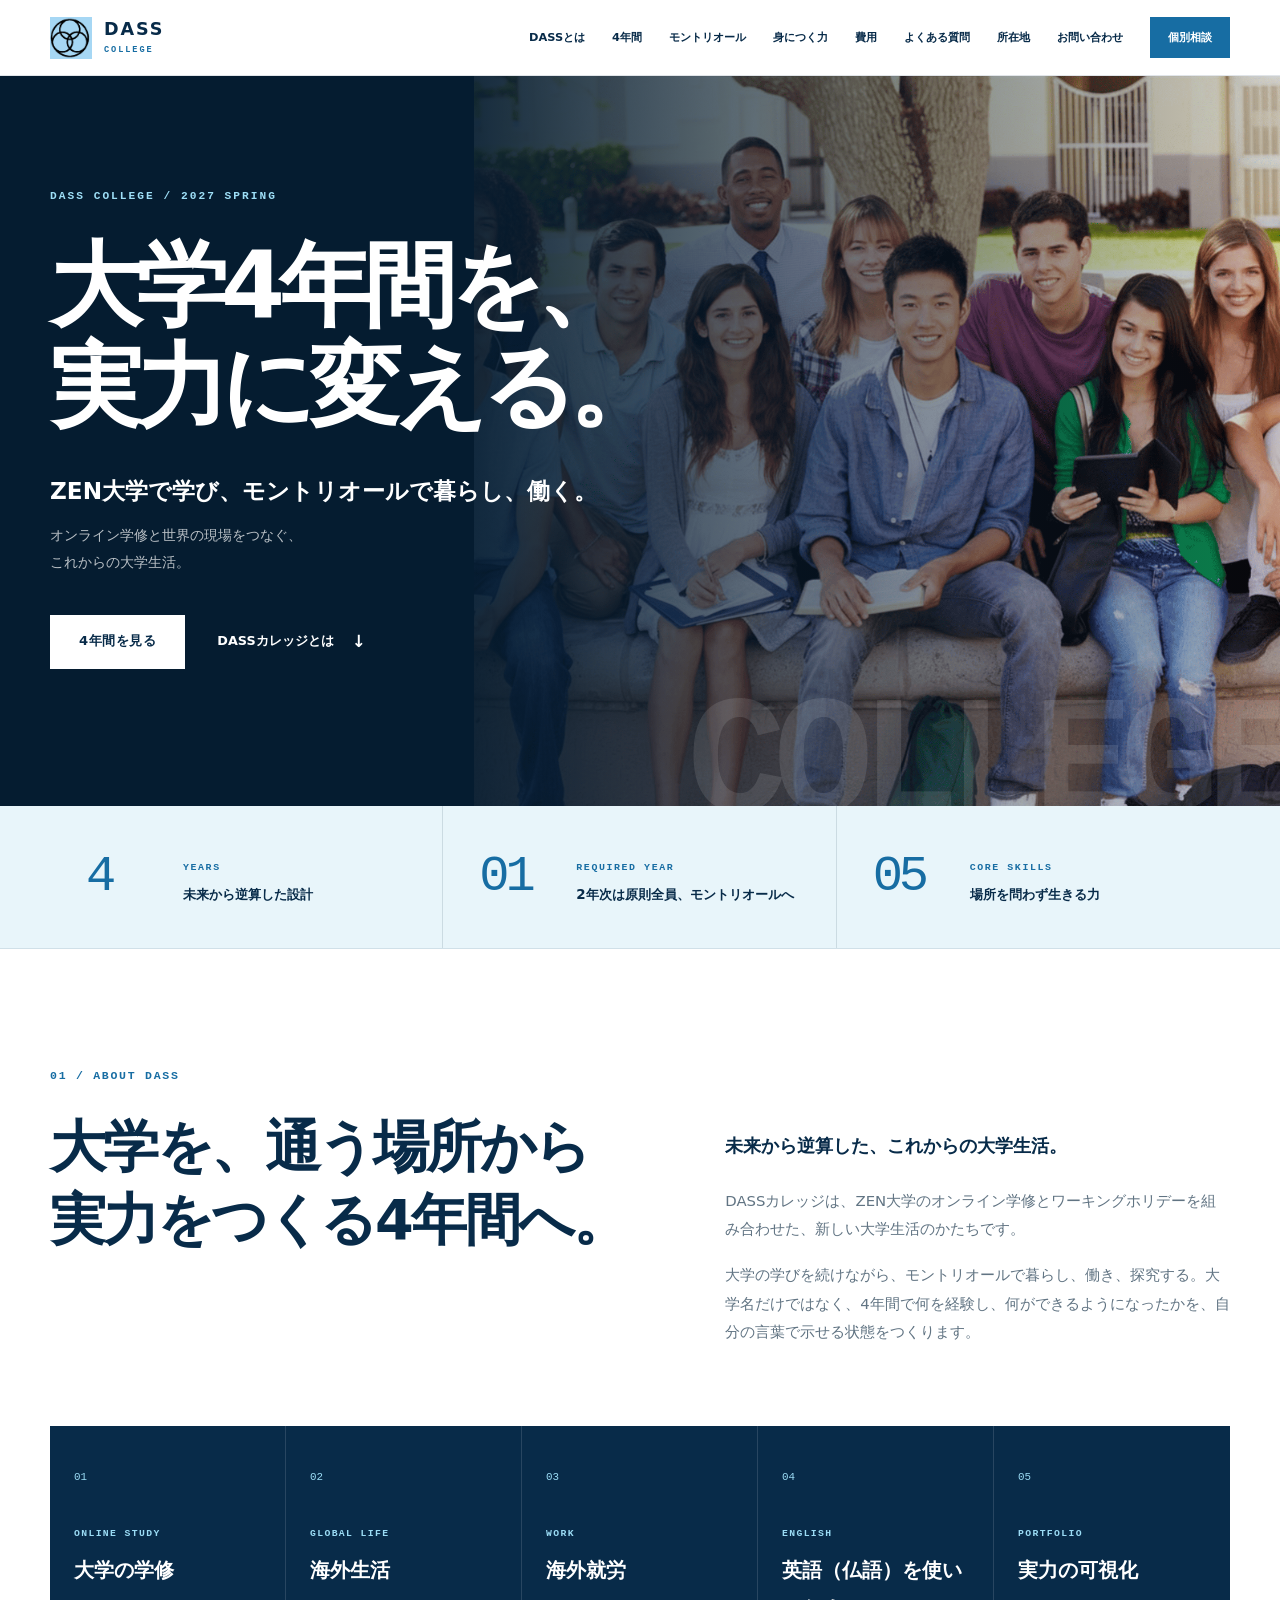
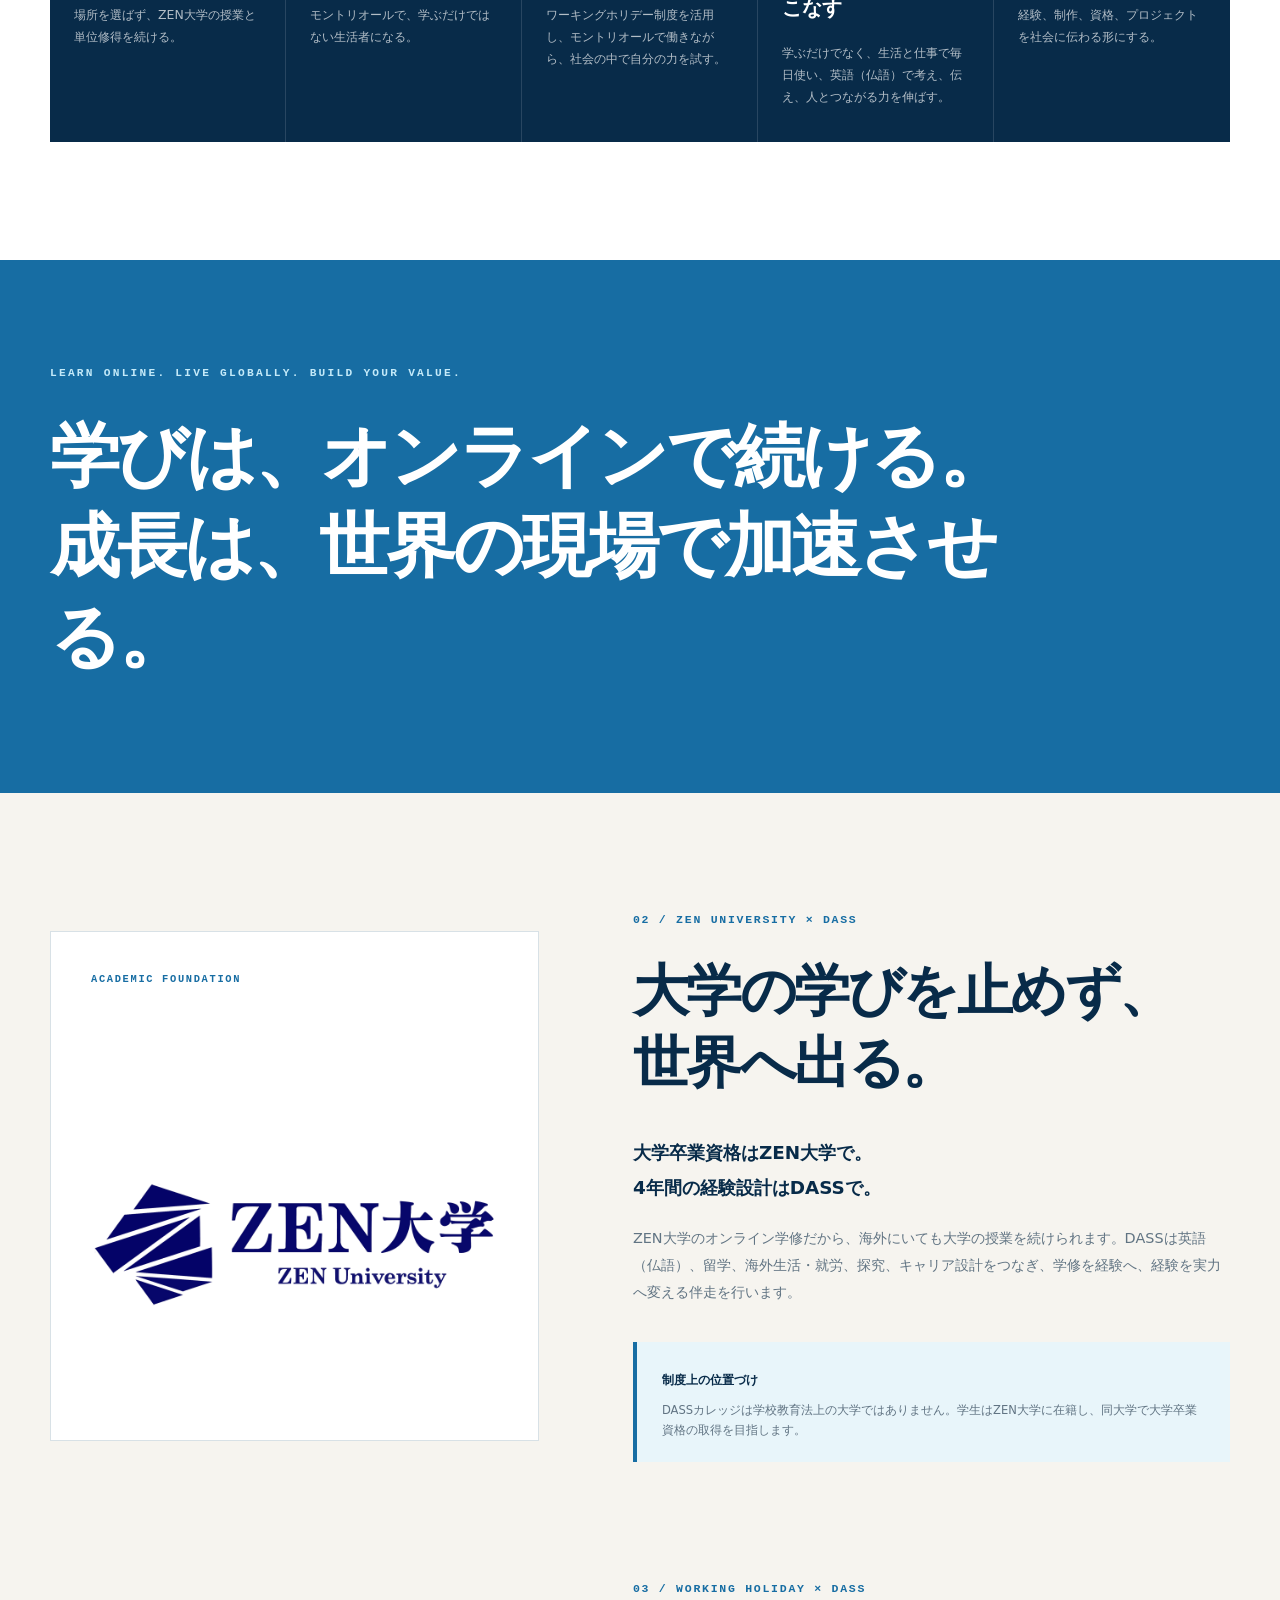
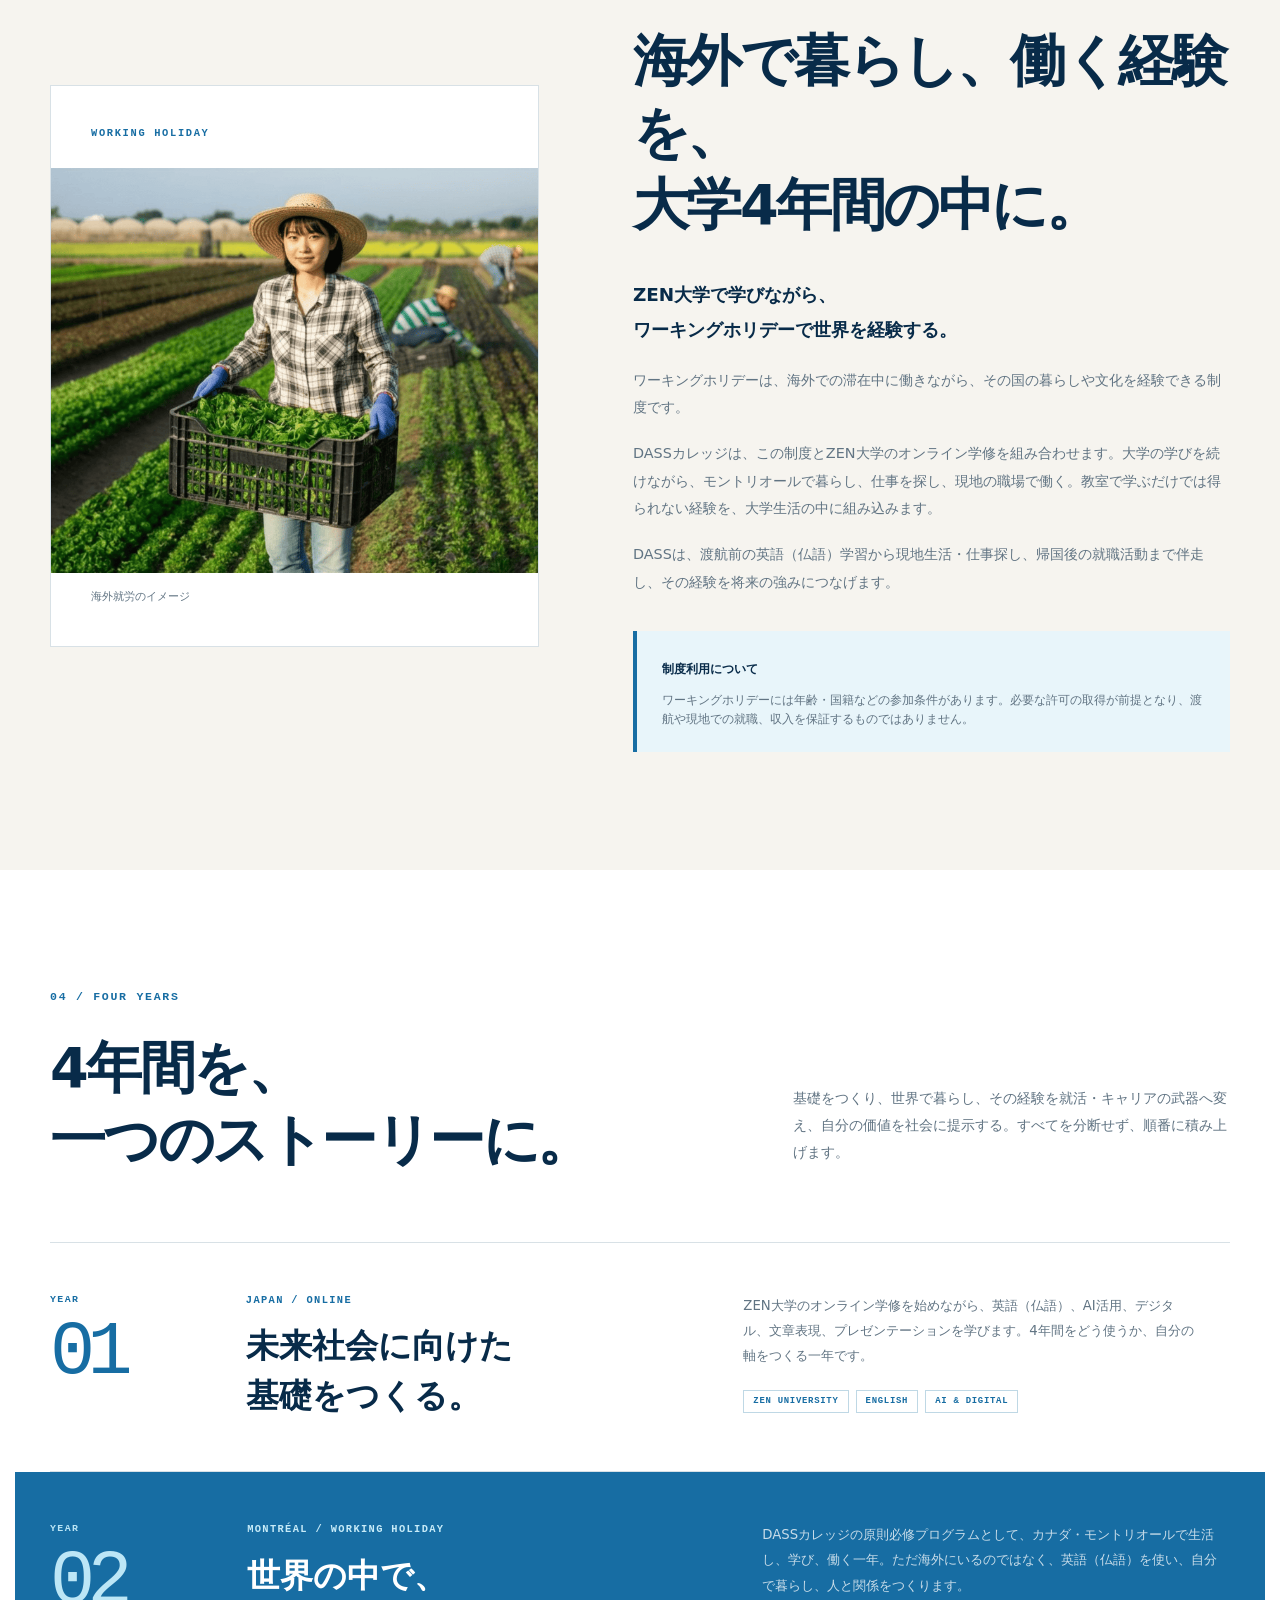
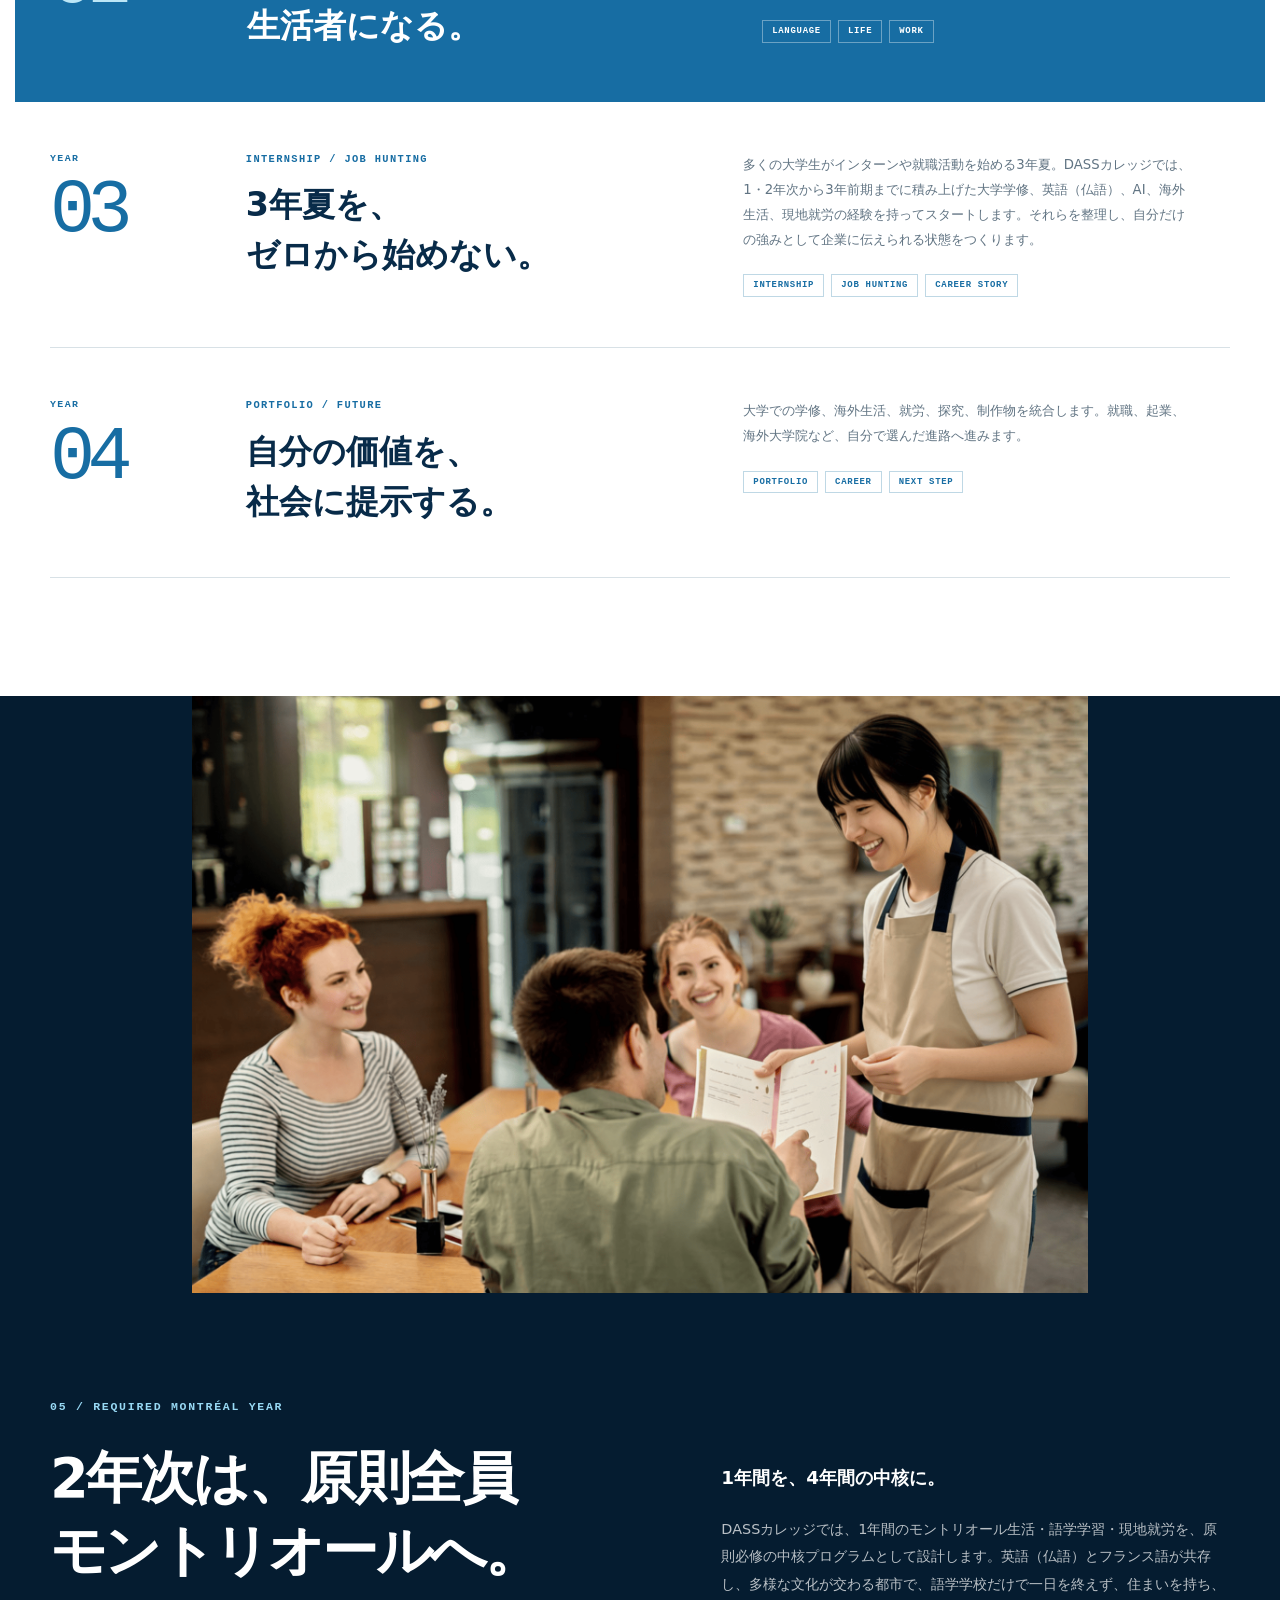
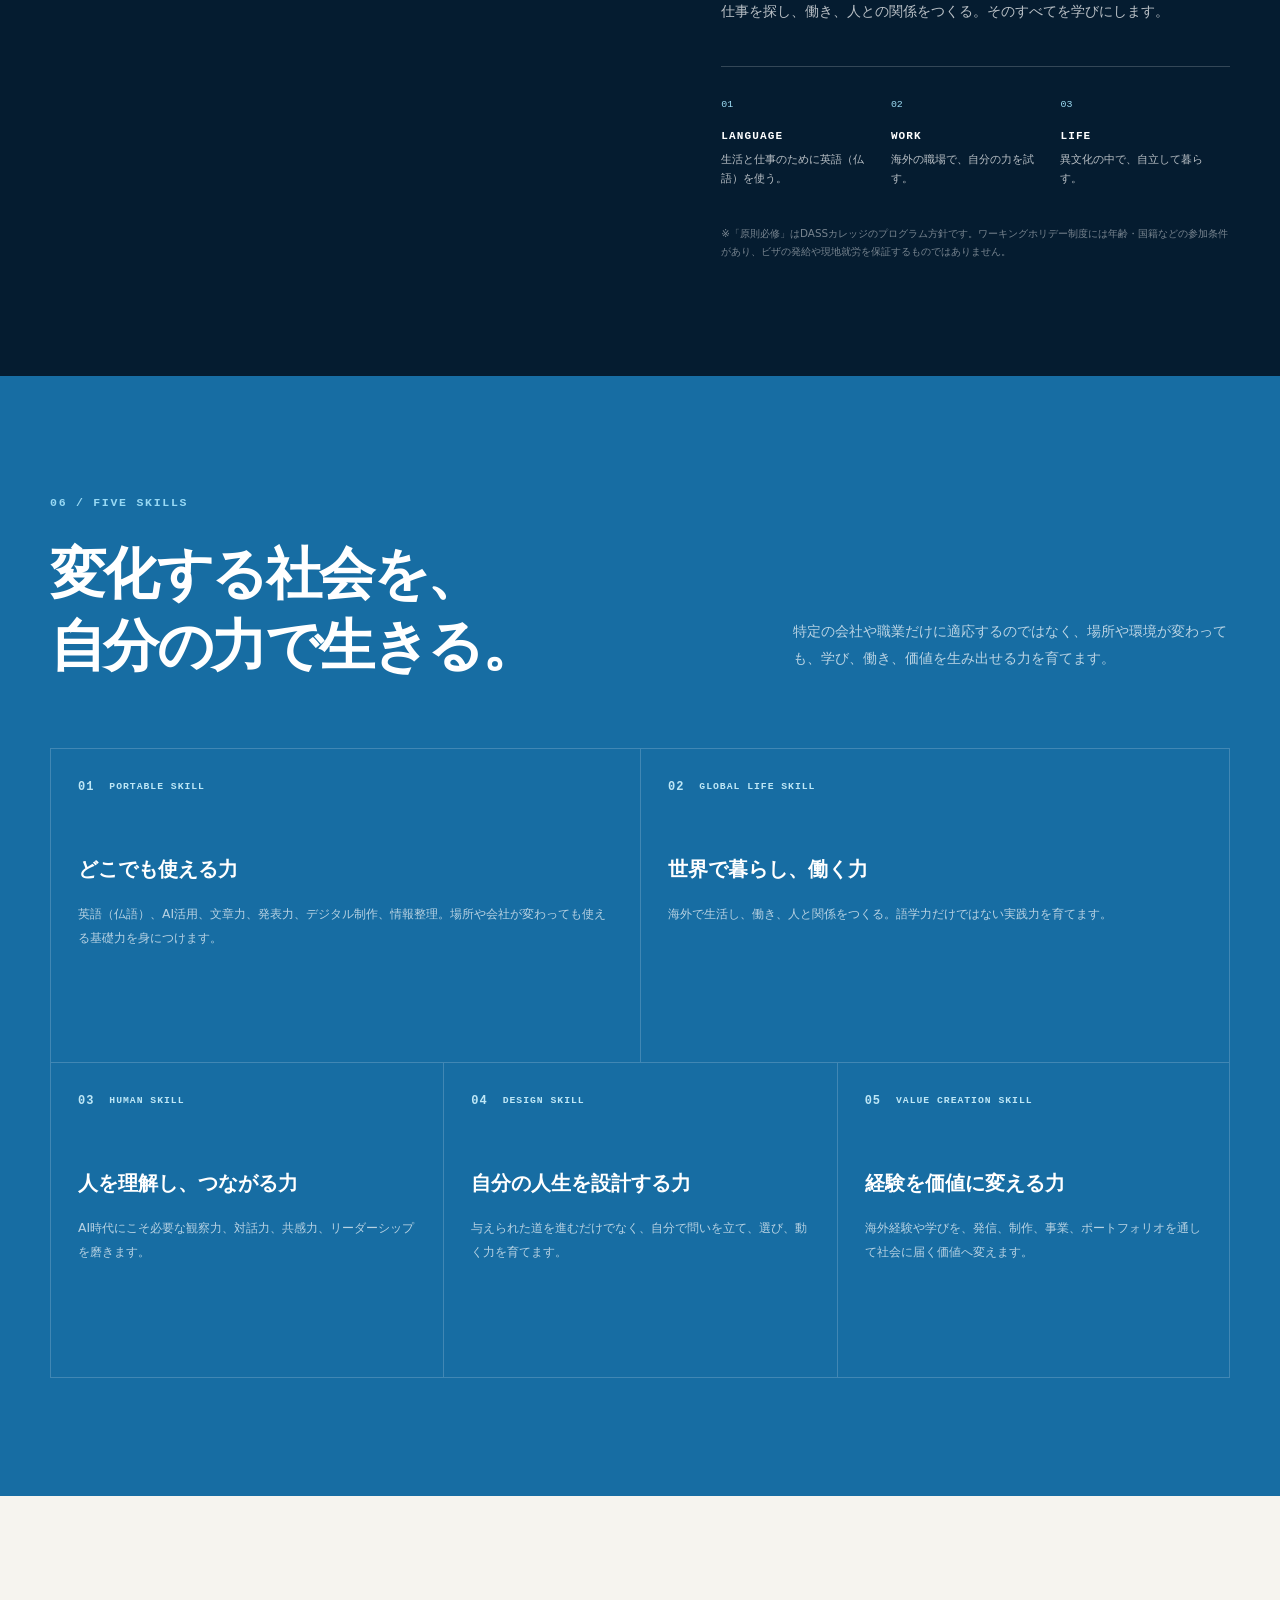
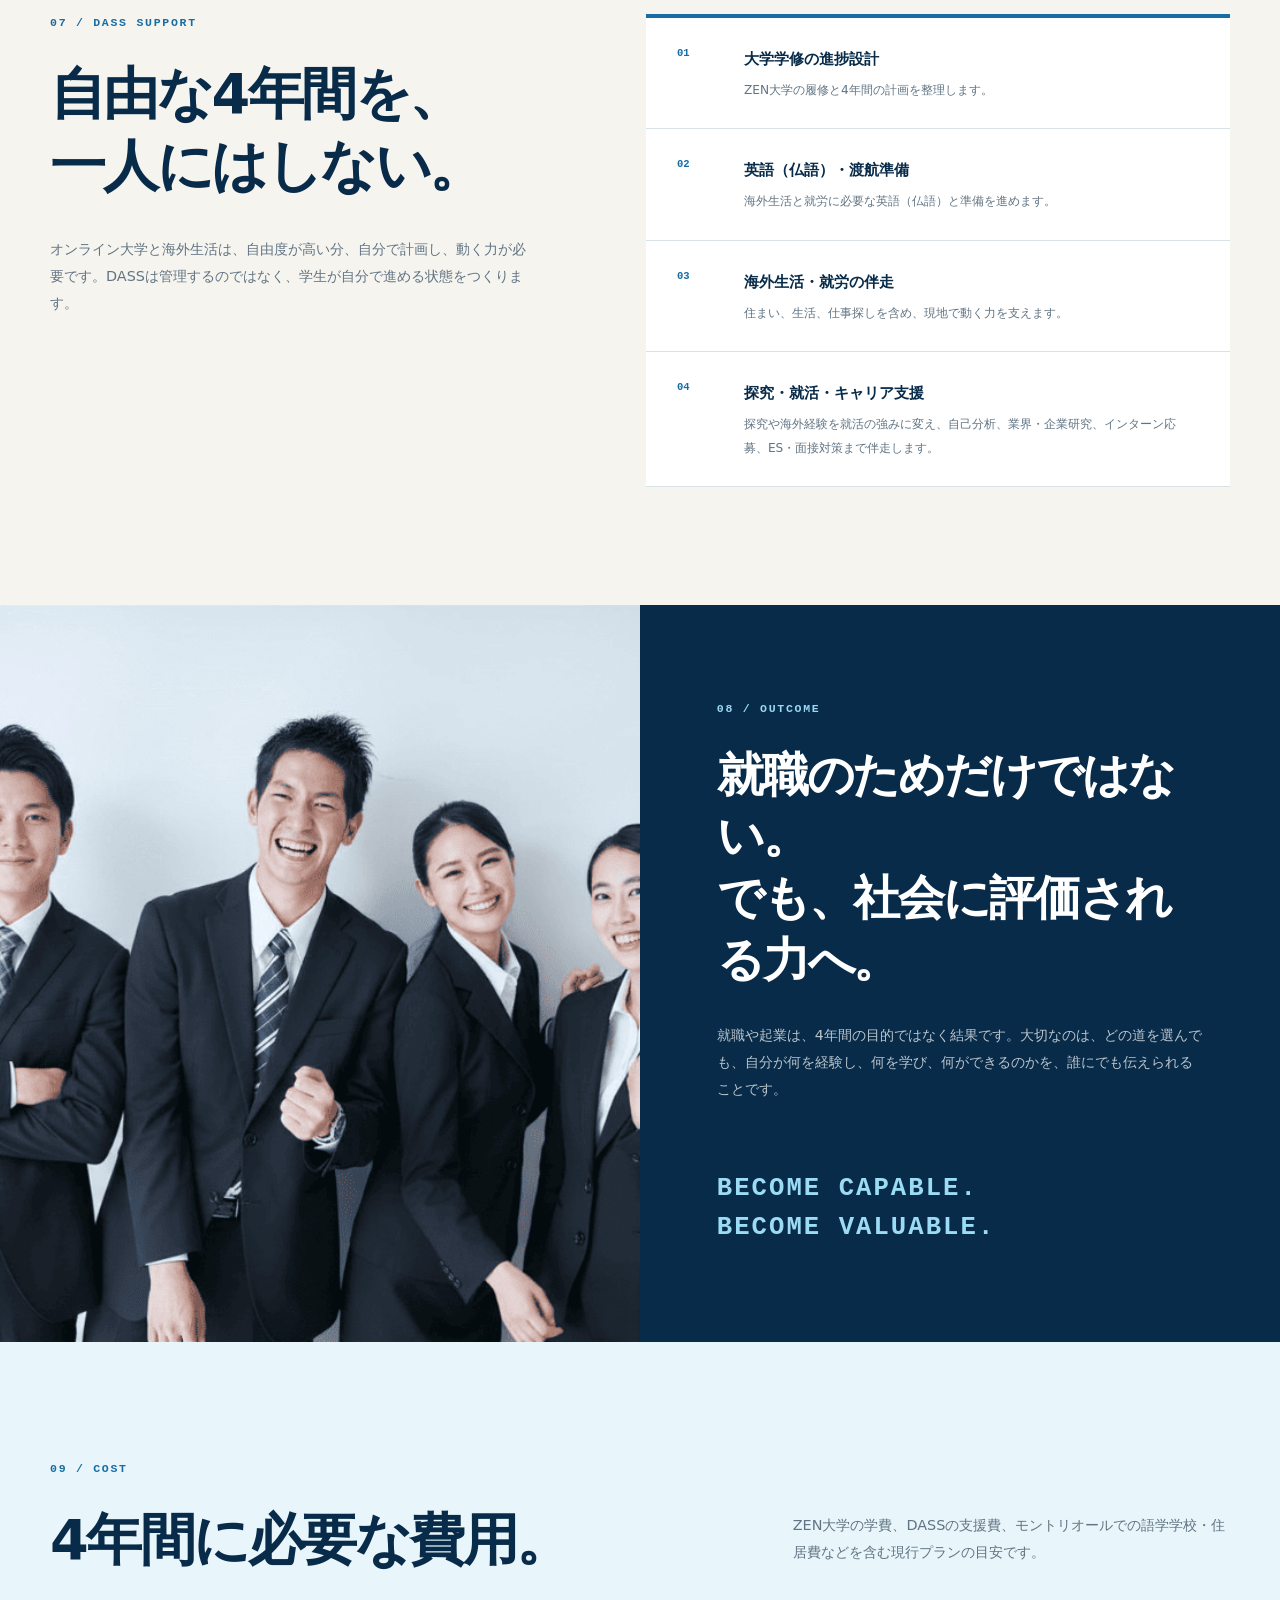
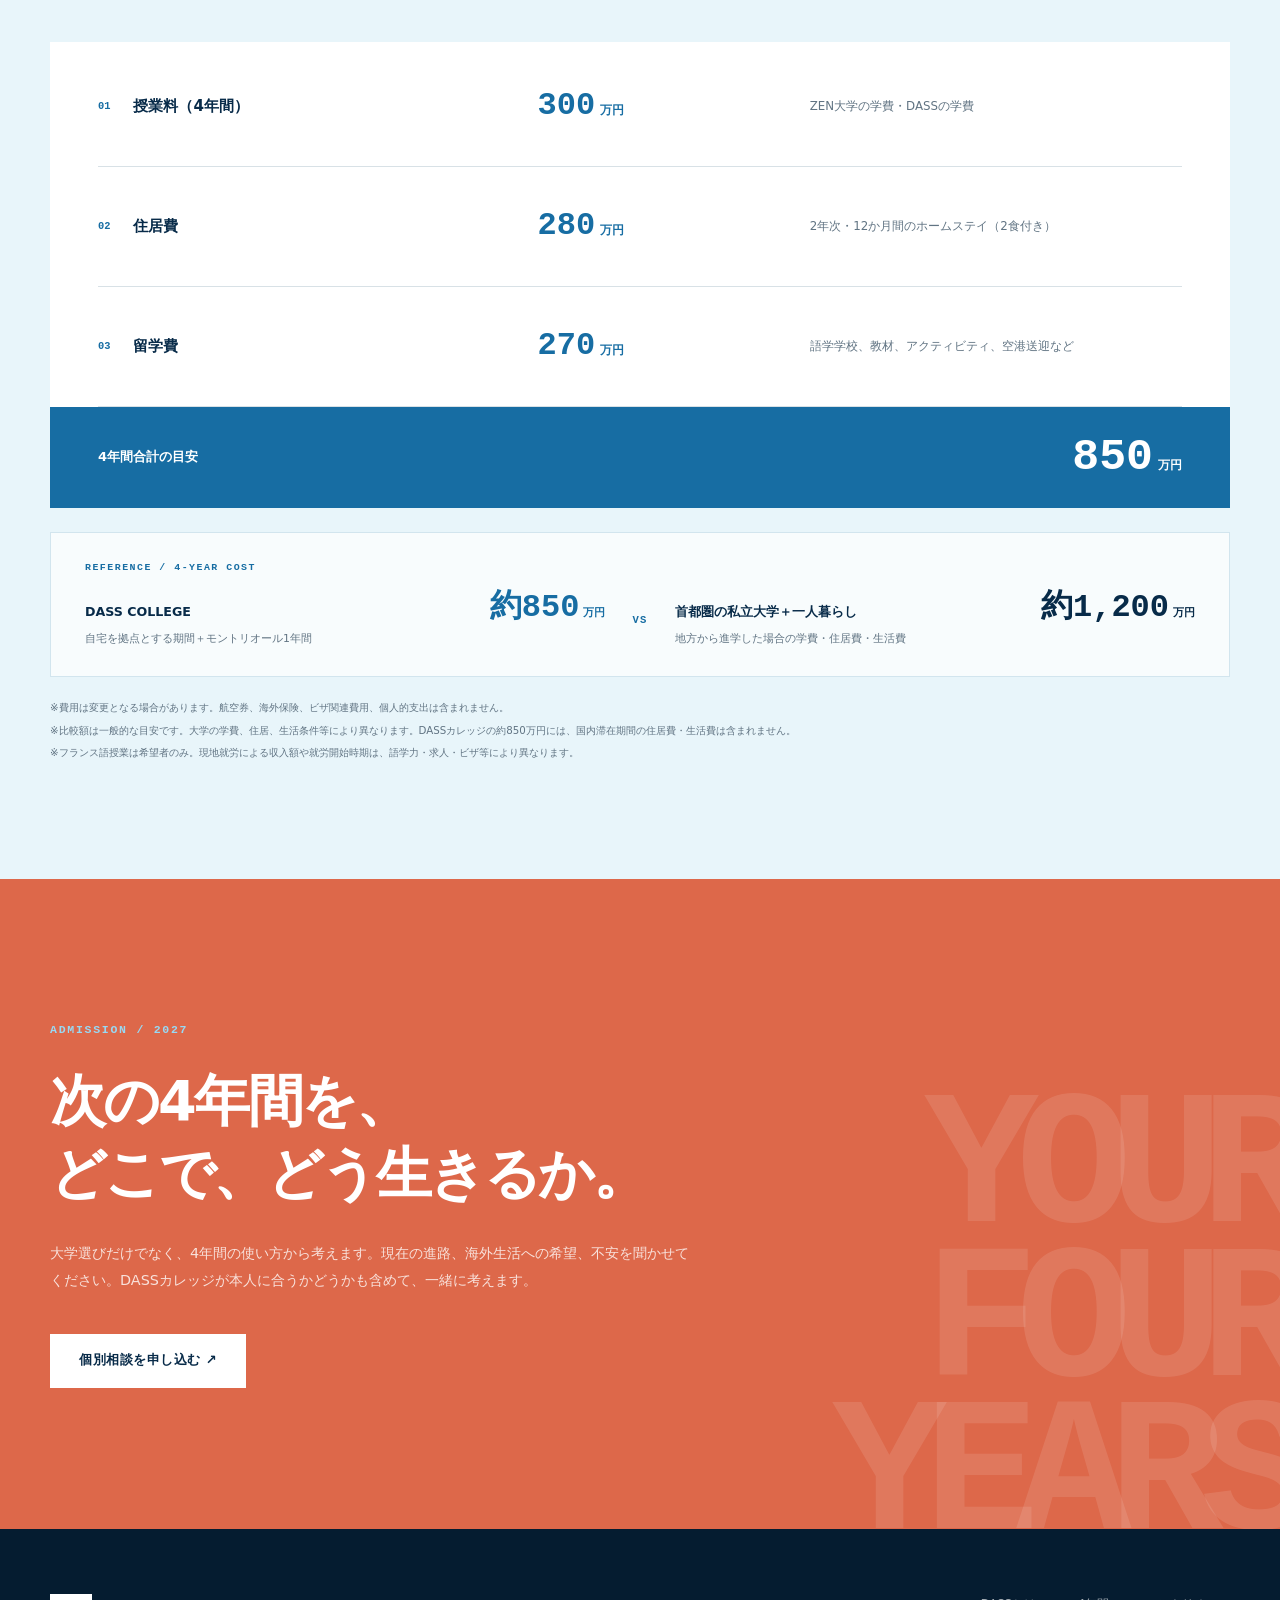
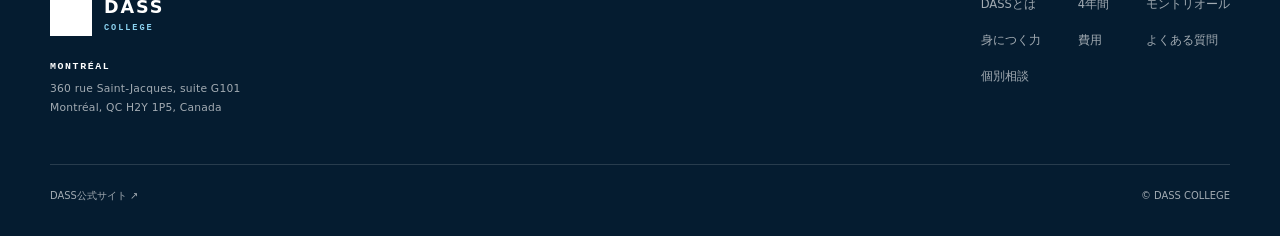
<file: index.html>
<!doctype html>
<html lang="ja">
<head>
  <meta charset="utf-8">
  <meta name="viewport" content="width=device-width, initial-scale=1">
  <title>DASSカレッジ</title>
  <meta name="description" content="ZEN大学のオンライン学修とモントリオールでの生活・就労を組み合わせ、大学4年間を実力に変えるDASSカレッジ。">
  <link rel="icon" href="images/dass-mark.png?v=77957f34e8" type="image/png">
  <link rel="stylesheet" href="css/style.css?v=5fd2f71437">
</head>
<body>
<header class="site-header">
        <div class="header-inner shell">
          <a class="brand" href="#top" aria-label="DASSカレッジ トップへ">
            <img src="images/dass-mark.png?v=77957f34e8" alt="" width="42" height="42" />
            <span>DASS<small>COLLEGE</small></span>
          </a>
          <nav class="desktop-nav" aria-label="メインナビゲーション">
            <a href="#about">DASSとは</a>
            <a href="#journey">4年間</a>
            <a href="#montreal">モントリオール</a>
            <a href="#skills">身につく力</a>
            <a href="#fees">費用</a>
            <a href="faq.html">よくある質問</a>
            <a href="#location">所在地</a>
            <a href="https://pro.form-mailer.jp/fms/c15d0289310149" target="_blank" rel="noopener">お問い合わせ</a>
            <a class="nav-cta" href="https://pro.form-mailer.jp/fms/42119f23310146" target="_blank" rel="noopener">個別相談</a>
          </nav>
          <details class="mobile-nav">
            <summary aria-label="メニューを開く"><span></span><span></span></summary>
            <nav aria-label="モバイルナビゲーション">
              <a href="#about">DASSとは</a>
              <a href="#journey">4年間</a>
              <a href="#montreal">モントリオール</a>
              <a href="#skills">身につく力</a>
              <a href="#fees">費用</a>
              <a href="faq.html">よくある質問</a>
              <a href="#location">所在地</a>
              <a href="https://pro.form-mailer.jp/fms/c15d0289310149" target="_blank" rel="noopener">お問い合わせ</a>
              <a class="nav-cta" href="https://pro.form-mailer.jp/fms/42119f23310146" target="_blank" rel="noopener">個別相談を申し込む ↗</a>
            </nav>
          </details>
        </div>
      </header>

      <main id="top">
        <section class="hero">
          <div class="hero-media" aria-hidden="true"><img src="images/college-students.webp?v=bfc5dc59bc" alt="" /></div>
          <div class="hero-overlay" aria-hidden="true"></div>
          <div class="hero-inner shell">
            <p class="hero-kicker">DASS COLLEGE / 2027 SPRING</p>
            <h1>大学4年間を、<br />実力に変える。</h1>
            <p class="hero-lead">ZEN大学で学び、<br class="mobile-break" />モントリオールで暮らし、働く。</p>
            <p class="hero-copy">オンライン学修と世界の現場をつなぐ、<br />これからの大学生活。</p>
            <div class="hero-actions">
              <a class="button button-light" href="#journey">4年間を見る</a>
              <a class="arrow-link arrow-link-light" href="#about">DASSカレッジとは <span>↓</span></a>
            </div>
          </div>
          <p class="hero-word" aria-hidden="true">COLLEGE</p>
        </section>

        <section class="facts" aria-label="DASSカレッジの特徴">
          <div class="shell facts-grid">
            <div class="fact"><strong>4</strong><div><span>YEARS</span><p>未来から逆算した設計</p></div></div>
            <div class="fact"><strong>01</strong><div><span>REQUIRED YEAR</span><p>2年次は原則全員、モントリオールへ</p></div></div>
            <div class="fact"><strong>05</strong><div><span>CORE SKILLS</span><p>場所を問わず生きる力</p></div></div>
          </div>
        </section>

        <section class="section about" id="about">
          <div class="shell">
            <div class="split-heading">
              <div>
                <p class="eyebrow">01 / ABOUT DASS</p>
                <h2>大学を、通う場所から<br />実力をつくる4年間へ。</h2>
              </div>
              <div class="about-copy">
                <p class="lead">未来から逆算した、これからの大学生活。</p>
                <p>DASSカレッジは、ZEN大学のオンライン学修とワーキングホリデーを組み合わせた、新しい大学生活のかたちです。</p>
                <p>大学の学びを続けながら、モントリオールで暮らし、働き、探究する。大学名だけではなく、4年間で何を経験し、何ができるようになったかを、自分の言葉で示せる状態をつくります。</p>
              </div>
            </div>
            <div class="model-grid">
              <article><span>01</span><p class="model-en">ONLINE STUDY</p><h3>大学の学修</h3><p>場所を選ばず、ZEN大学の授業と単位修得を続ける。</p></article>
              <article><span>02</span><p class="model-en">GLOBAL LIFE</p><h3>海外生活</h3><p>モントリオールで、学ぶだけではない生活者になる。</p></article>
              <article><span>03</span><p class="model-en">WORK</p><h3>海外就労</h3><p>ワーキングホリデー制度を活用し、モントリオールで働きながら、社会の中で自分の力を試す。</p></article>
              <article><span>04</span><p class="model-en">ENGLISH</p><h3>英語（仏語）を使いこなす</h3><p>学ぶだけでなく、生活と仕事で毎日使い、英語（仏語）で考え、伝え、人とつながる力を伸ばす。</p></article>
              <article><span>05</span><p class="model-en">PORTFOLIO</p><h3>実力の可視化</h3><p>経験、制作、資格、プロジェクトを社会に伝わる形にする。</p></article>
            </div>
          </div>
        </section>

        <section class="statement">
          <div class="shell">
            <p>LEARN ONLINE. LIVE GLOBALLY. BUILD YOUR VALUE.</p>
            <h2>学びは、オンラインで続ける。<br />成長は、世界の現場で加速させる。</h2>
          </div>
        </section>

        <section class="section zen-section" id="zen">
          <div class="shell zen-layout">
            <div class="zen-logo-panel">
              <p>ACADEMIC FOUNDATION</p>
              <img src="images/zen-university.png?v=29d693ba3e" alt="ZEN大学" loading="lazy" />
            </div>
            <div class="zen-copy">
              <p class="eyebrow">02 / ZEN UNIVERSITY × DASS</p>
              <h2>大学の学びを止めず、<br />世界へ出る。</h2>
              <p class="lead">大学卒業資格はZEN大学で。<br />4年間の経験設計はDASSで。</p>
              <p>ZEN大学のオンライン学修だから、海外にいても大学の授業を続けられます。DASSは英語（仏語）、留学、海外生活・就労、探究、キャリア設計をつなぎ、学修を経験へ、経験を実力へ変える伴走を行います。</p>
              <div class="legal-note"><strong>制度上の位置づけ</strong><p>DASSカレッジは学校教育法上の大学ではありません。学生はZEN大学に在籍し、同大学で大学卒業資格の取得を目指します。</p></div>
            </div>
          </div>
        </section>

        <section class="section zen-section working-holiday-section" id="working-holiday" aria-labelledby="working-holiday-title">
          <div class="shell zen-layout">
            <figure class="zen-logo-panel working-holiday-panel">
              <p>WORKING HOLIDAY</p>
              <div class="working-holiday-image">
                <img src="images/college-work.webp?v=58a73c80ee" alt="海外就労のイメージ" loading="lazy" />
                <figcaption>海外就労のイメージ</figcaption>
              </div>
            </figure>
            <div class="zen-copy working-holiday-copy">
              <p class="eyebrow">03 / WORKING HOLIDAY × DASS</p>
              <h2 id="working-holiday-title">海外で暮らし、働く経験を、<br />大学4年間の中に。</h2>
              <p class="lead">ZEN大学で学びながら、<br />ワーキングホリデーで世界を経験する。</p>
              <p>ワーキングホリデーは、海外での滞在中に働きながら、その国の暮らしや文化を経験できる制度です。</p>
              <p>DASSカレッジは、この制度とZEN大学のオンライン学修を組み合わせます。大学の学びを続けながら、モントリオールで暮らし、仕事を探し、現地の職場で働く。教室で学ぶだけでは得られない経験を、大学生活の中に組み込みます。</p>
              <p>DASSは、渡航前の英語（仏語）学習から現地生活・仕事探し、帰国後の就職活動まで伴走し、その経験を将来の強みにつなげます。</p>
              <div class="legal-note">
                <strong>制度利用について</strong>
                <p>ワーキングホリデーには年齢・国籍などの参加条件があります。必要な許可の取得が前提となり、渡航や現地での就職、収入を保証するものではありません。</p>
              </div>
            </div>
          </div>
        </section>

        <section class="section journey" id="journey">
          <div class="shell">
            <div class="section-intro">
              <div><p class="eyebrow">04 / FOUR YEARS</p><h2>4年間を、<br />一つのストーリーに。</h2></div>
              <p>基礎をつくり、世界で暮らし、その経験を就活・キャリアの武器へ変え、自分の価値を社会に提示する。すべてを分断せず、順番に積み上げます。</p>
            </div>
            <div class="year-list">
              
              <article class="year-card">
                  <div class="year-number"><span>YEAR</span><strong>01</strong></div>
                  <div class="year-main"><p class="year-place">JAPAN / ONLINE</p><h3><span>未来社会に向けた</span><span>基礎をつくる。</span></h3></div>
                  <div class="year-detail"><p>ZEN大学のオンライン学修を始めながら、英語（仏語）、AI活用、デジタル、文章表現、プレゼンテーションを学びます。4年間をどう使うか、自分の軸をつくる一年です。</p><div class="tag-list"><span>ZEN UNIVERSITY</span><span>ENGLISH</span><span>AI &amp; DIGITAL</span></div></div>
                </article>
              <article class="year-card featured">
                  <div class="year-number"><span>YEAR</span><strong>02</strong></div>
                  <div class="year-main"><p class="year-place">MONTRÉAL / WORKING HOLIDAY</p><h3><span>世界の中で、</span><span>生活者になる。</span></h3></div>
                  <div class="year-detail"><p>DASSカレッジの原則必修プログラムとして、カナダ・モントリオールで生活し、学び、働く一年。ただ海外にいるのではなく、英語（仏語）を使い、自分で暮らし、人と関係をつくります。</p><div class="tag-list"><span>LANGUAGE</span><span>LIFE</span><span>WORK</span></div></div>
                </article>
              <article class="year-card">
                  <div class="year-number"><span>YEAR</span><strong>03</strong></div>
                  <div class="year-main"><p class="year-place">INTERNSHIP / JOB HUNTING</p><h3><span>3年夏を、</span><span>ゼロから始めない。</span></h3></div>
                  <div class="year-detail"><p>多くの大学生がインターンや就職活動を始める3年夏。DASSカレッジでは、1・2年次から3年前期までに積み上げた大学学修、英語（仏語）、AI、海外生活、現地就労の経験を持ってスタートします。それらを整理し、自分だけの強みとして企業に伝えられる状態をつくります。</p><div class="tag-list"><span>INTERNSHIP</span><span>JOB HUNTING</span><span>CAREER STORY</span></div></div>
                </article>
              <article class="year-card">
                  <div class="year-number"><span>YEAR</span><strong>04</strong></div>
                  <div class="year-main"><p class="year-place">PORTFOLIO / FUTURE</p><h3><span>自分の価値を、</span><span>社会に提示する。</span></h3></div>
                  <div class="year-detail"><p>大学での学修、海外生活、就労、探究、制作物を統合します。就職、起業、海外大学院など、自分で選んだ進路へ進みます。</p><div class="tag-list"><span>PORTFOLIO</span><span>CAREER</span><span>NEXT STEP</span></div></div>
                </article>
            </div>
          </div>
        </section>

        <section class="montreal" id="montreal">
          <div class="montreal-image"><img src="images/college-work_cafe.webp?v=7564471c41" alt="海外のカフェで働く学生のイメージ" loading="lazy" /></div>
          <div class="shell montreal-layout">
            <div><p class="eyebrow eyebrow-light">05 / REQUIRED MONTRÉAL YEAR</p><h2>2年次は、原則全員<br />モントリオールへ。</h2></div>
            <div class="montreal-copy">
              <p class="lead">1年間を、4年間の中核に。</p>
              <p>DASSカレッジでは、1年間のモントリオール生活・語学学習・現地就労を、原則必修の中核プログラムとして設計します。英語（仏語）とフランス語が共存し、多様な文化が交わる都市で、語学学校だけで一日を終えず、住まいを持ち、仕事を探し、働き、人との関係をつくる。そのすべてを学びにします。</p>
              <div class="montreal-points">
                <div><span>01</span><strong>LANGUAGE</strong><p>生活と仕事のために英語（仏語）を使う。</p></div>
                <div><span>02</span><strong>WORK</strong><p>海外の職場で、自分の力を試す。</p></div>
                <div><span>03</span><strong>LIFE</strong><p>異文化の中で、自立して暮らす。</p></div>
              </div>
              <p class="visa-note">※「原則必修」はDASSカレッジのプログラム方針です。ワーキングホリデー制度には年齢・国籍などの参加条件があり、ビザの発給や現地就労を保証するものではありません。</p>
            </div>
          </div>
        </section>

        <section class="section skills" id="skills">
          <div class="shell">
            <div class="section-intro section-intro-light">
              <div><p class="eyebrow eyebrow-light">06 / FIVE SKILLS</p><h2>変化する社会を、<br />自分の力で生きる。</h2></div>
              <p>特定の会社や職業だけに適応するのではなく、場所や環境が変わっても、学び、働き、価値を生み出せる力を育てます。</p>
            </div>
            <div class="skills-grid">
              <article><div><span>01</span><p>PORTABLE SKILL</p></div><h3>どこでも使える力</h3><p>英語（仏語）、AI活用、文章力、発表力、デジタル制作、情報整理。場所や会社が変わっても使える基礎力を身につけます。</p></article>
              <article><div><span>02</span><p>GLOBAL LIFE SKILL</p></div><h3>世界で暮らし、働く力</h3><p>海外で生活し、働き、人と関係をつくる。語学力だけではない実践力を育てます。</p></article>
              <article><div><span>03</span><p>HUMAN SKILL</p></div><h3>人を理解し、つながる力</h3><p>AI時代にこそ必要な観察力、対話力、共感力、リーダーシップを磨きます。</p></article>
              <article><div><span>04</span><p>DESIGN SKILL</p></div><h3>自分の人生を設計する力</h3><p>与えられた道を進むだけでなく、自分で問いを立て、選び、動く力を育てます。</p></article>
              <article><div><span>05</span><p>VALUE CREATION SKILL</p></div><h3>経験を価値に変える力</h3><p>海外経験や学びを、発信、制作、事業、ポートフォリオを通して社会に届く価値へ変えます。</p></article>
            </div>
          </div>
        </section>

        <section class="section support" id="support">
          <div class="shell support-layout">
            <div class="support-copy"><p class="eyebrow">07 / DASS SUPPORT</p><h2>自由な4年間を、<br />一人にはしない。</h2><p>オンライン大学と海外生活は、自由度が高い分、自分で計画し、動く力が必要です。DASSは管理するのではなく、学生が自分で進める状態をつくります。</p></div>
            <ol class="support-list">
              <li><span>01</span><div><strong>大学学修の進捗設計</strong><p>ZEN大学の履修と4年間の計画を整理します。</p></div></li>
              <li><span>02</span><div><strong>英語（仏語）・渡航準備</strong><p>海外生活と就労に必要な英語（仏語）と準備を進めます。</p></div></li>
              <li><span>03</span><div><strong>海外生活・就労の伴走</strong><p>住まい、生活、仕事探しを含め、現地で動く力を支えます。</p></div></li>
              <li><span>04</span><div><strong>探究・就活・キャリア支援</strong><p>探究や海外経験を就活の強みに変え、自己分析、業界・企業研究、インターン応募、ES・面接対策まで伴走します。</p></div></li>
            </ol>
          </div>
        </section>

        <section class="future">
          <div class="future-image"><img src="images/college-future.png?v=affe240c01" alt="社会へ進む若者のイメージ" loading="lazy" /></div>
          <div class="future-copy"><p class="eyebrow eyebrow-light">08 / OUTCOME</p><h2>就職のためだけではない。<br />でも、社会に評価される力へ。</h2><p>就職や起業は、4年間の目的ではなく結果です。大切なのは、どの道を選んでも、自分が何を経験し、何を学び、何ができるのかを、誰にでも伝えられることです。</p><p class="future-quote">BECOME CAPABLE.<br />BECOME VALUABLE.</p></div>
        </section>

        <section class="section fees" id="fees">
          <div class="shell">
            <div class="section-intro"><div><p class="eyebrow">09 / COST</p><h2>4年間に必要な費用。</h2></div><p>ZEN大学の学費、DASSの支援費、モントリオールでの語学学校・住居費などを含む現行プランの目安です。</p></div>
            <div class="fee-table">
              <div class="fee-row"><p><span>01</span><strong>授業料（4年間）</strong></p><p class="fee-value">300<small>万円</small></p><p>ZEN大学の学費・DASSの学費</p></div>
              <div class="fee-row"><p><span>02</span><strong>住居費</strong></p><p class="fee-value">280<small>万円</small></p><p>2年次・12か月間のホームステイ（2食付き）</p></div>
              <div class="fee-row"><p><span>03</span><strong>留学費</strong></p><p class="fee-value">270<small>万円</small></p><p>語学学校、教材、アクティビティ、空港送迎など</p></div>
              <div class="fee-total"><p>4年間合計の目安</p><p>850<small>万円</small></p></div>
            </div>
            <div class="cost-comparison" aria-label="4年間の費用比較">
              <p class="cost-comparison-label">REFERENCE / 4-YEAR COST</p>
              <div class="cost-comparison-grid">
                <div class="cost-comparison-item cost-comparison-dass"><span>DASS COLLEGE</span><strong>約850<small>万円</small></strong><p>自宅を拠点とする期間＋モントリオール1年間</p></div>
                <span class="cost-comparison-vs" aria-hidden="true">VS</span>
                <div class="cost-comparison-item"><span>首都圏の私立大学＋一人暮らし</span><strong>約1,200<small>万円</small></strong><p>地方から進学した場合の学費・住居費・生活費</p></div>
              </div>
            </div>
            <div class="fee-notes"><p>※費用は変更となる場合があります。航空券、海外保険、ビザ関連費用、個人的支出は含まれません。</p><p>※比較額は一般的な目安です。大学の学費、住居、生活条件等により異なります。DASSカレッジの約850万円には、国内滞在期間の住居費・生活費は含まれません。</p><p>※フランス語授業は希望者のみ。現地就労による収入額や就労開始時期は、語学力・求人・ビザ等により異なります。</p></div>
          </div>
        </section>

        <section class="admission" id="admission">
          <p class="admission-word" aria-hidden="true">YOUR<br />FOUR<br />YEARS</p>
          <div class="shell admission-inner"><p class="eyebrow eyebrow-light">ADMISSION / 2027</p><h2>次の4年間を、<br />どこで、どう生きるか。</h2><p>大学選びだけでなく、4年間の使い方から考えます。現在の進路、海外生活への希望、不安を聞かせてください。DASSカレッジが本人に合うかどうかも含めて、一緒に考えます。</p><a class="button button-light" href="https://pro.form-mailer.jp/fms/42119f23310146" target="_blank" rel="noopener">個別相談を申し込む ↗</a></div>
        </section>
      </main>

      <footer class="site-footer">
        <div class="shell footer-main"><div class="footer-identity"><a class="footer-brand" href="#top"><img src="images/dass-mark.png?v=77957f34e8" alt="" width="42" height="42" /><span>DASS<small>COLLEGE</small></span></a><address class="footer-address" id="location"><span>MONTRÉAL</span>360 rue Saint-Jacques, suite G101<br />Montréal, QC H2Y 1P5, Canada</address></div><nav aria-label="フッターナビゲーション"><a href="#about">DASSとは</a><a href="#journey">4年間</a><a href="#montreal">モントリオール</a><a href="#skills">身につく力</a><a href="#fees">費用</a><a href="faq.html">よくある質問</a><a href="#admission">個別相談</a></nav></div>
        <div class="shell footer-bottom"><a href="https://dass.jp/" target="_blank" rel="noopener">DASS公式サイト ↗</a><p>© DASS COLLEGE</p></div>
      </footer>
  <script src="js/main.js?v=4be2b96017" defer></script>
</body>
</html>
</file>
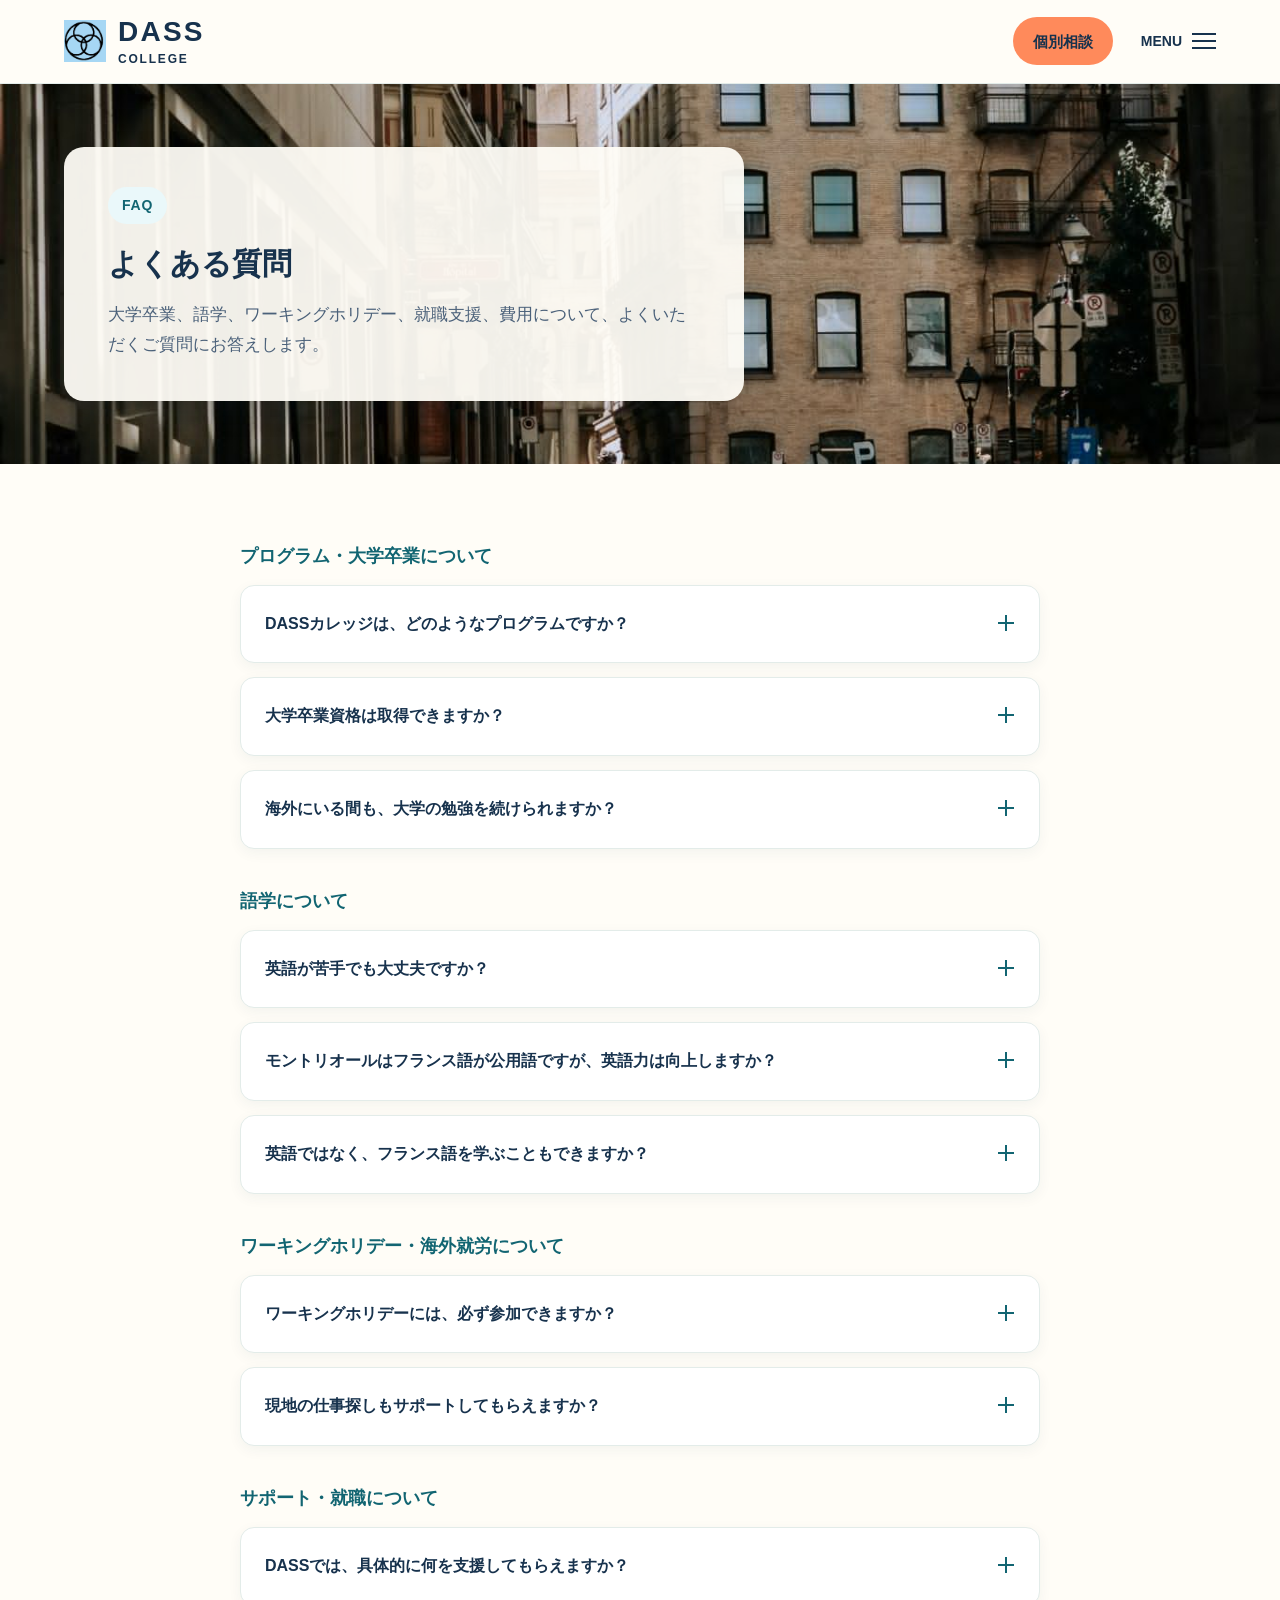
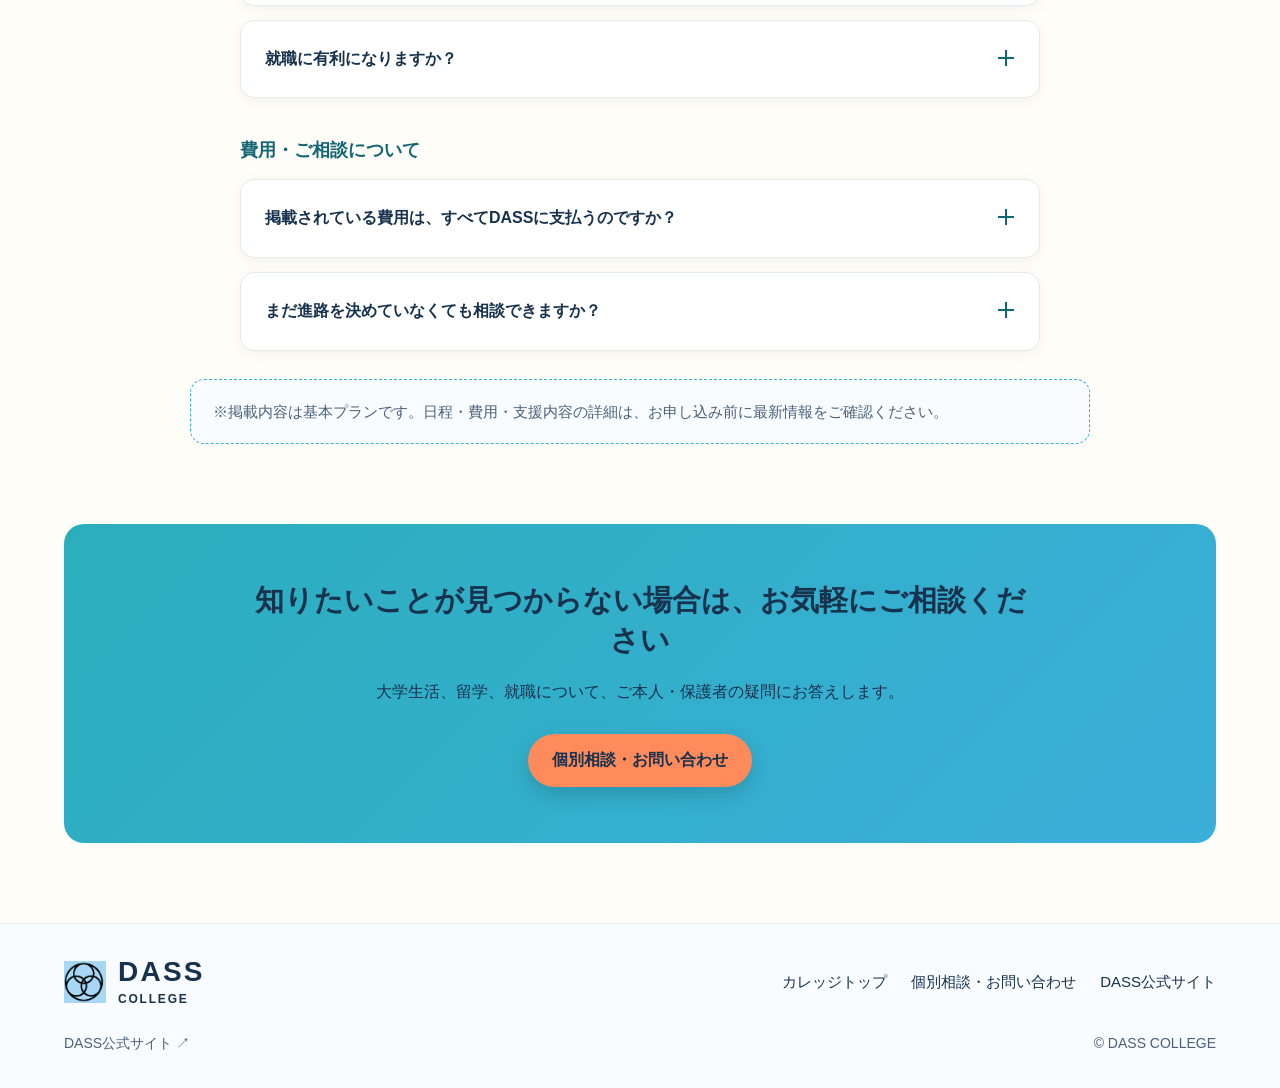
<file: faq.html>
<!doctype html>
<html lang="ja">
<head>
  <meta charset="utf-8">
  <meta name="viewport" content="width=device-width, initial-scale=1">
  <title>DASSカレッジ｜よくある質問</title>
  <meta name="description" content="大学卒業、語学、ワーキングホリデー、就職支援、費用について、よくいただくご質問にお答えします。">
  <link rel="icon" href="images/dass-mark.png?v=77957f34e8" type="image/png">
  <link rel="stylesheet" href="css/faq.css?v=1fb3514e33">
  <script src="js/faq.js?v=fa7d2eb497" defer></script>
</head>
<body class="dcfaq-page dcfaq-theme">
  <a class="dcfaq-skip" href="#dass-college-faq">本文へ移動</a>
  <header class="dcfaq-header">
    <div class="dcfaq-header-row dcfaq-container">
      <a class="dcfaq-brand" href="https://college.dass.jp/" aria-label="DASSカレッジ トップへ"><img src="images/dass-mark.png?v=77957f34e8" alt="" width="42" height="42"><span class="dcfaq-brand-name">DASS<small>COLLEGE</small></span></a>
      <div class="dcfaq-header-actions">
        <a class="dcfaq-button dcfaq-button-small" href="https://pro.form-mailer.jp/fms/42119f23310146">個別相談</a>
        <button class="dcfaq-menu-toggle" id="dcfaq-menu-toggle" type="button" aria-label="メニューを開く" aria-expanded="false" aria-controls="dcfaq-menu" hidden>
          <span class="dcfaq-menu-label">MENU</span><span class="dcfaq-menu-icon" aria-hidden="true"><i></i><i></i><i></i></span>
        </button>
      </div>
    </div>
    <nav class="dcfaq-nav" id="dcfaq-menu" aria-label="カレッジ ナビゲーション">
      <div class="dcfaq-container">
        <ul>
          <li><a href="https://college.dass.jp/#about">DASSとは</a></li>
          <li><a href="https://college.dass.jp/#journey">4年間</a></li>
          <li><a href="https://college.dass.jp/#montreal">モントリオール</a></li>
          <li><a href="https://college.dass.jp/#skills">身につく力</a></li>
          <li><a href="https://college.dass.jp/#fees">費用</a></li>
          <li><a href="faq.html" aria-current="page">よくある質問</a></li>
          <li><a href="index.html#location">所在地</a></li>
          <li><a href="https://pro.form-mailer.jp/fms/c15d0289310149" target="_blank" rel="noopener">お問い合わせ</a></li>
          <li><a href="https://pro.form-mailer.jp/fms/42119f23310146">個別相談</a></li>
        </ul>
      </div>
    </nav>
  </header>
<main id="dass-college-faq" class="dcfaq-theme" lang="ja">
  <section class="dcfaq-hero" aria-labelledby="dcfaq-title">
    <div class="dcfaq-container">
      <div class="dcfaq-hero-card">
        <span class="dcfaq-eyebrow">FAQ</span>
        <h1 id="dcfaq-title">よくある質問</h1>
        <p>大学卒業、語学、ワーキングホリデー、就職支援、費用について、よくいただくご質問にお答えします。</p>
      </div>
    </div>
  </section>
  <div class="dcfaq-body dcfaq-container">
    <section class="dcfaq-group" aria-labelledby="dcfaq-group-program">
      <h2 class="dcfaq-group-title" id="dcfaq-group-program">プログラム・大学卒業について</h2>
      <div class="dcfaq-list">
        <details class="dcfaq-item" id="dcfaq-overview">
          <summary class="dcfaq-question">DASSカレッジは、どのようなプログラムですか？<span class="dcfaq-icon" aria-hidden="true"></span></summary>
          <div class="dcfaq-answer">
            <p>ZEN大学のオンライン学修と、ワーキングホリデーを活用したモントリオールでの生活・就労を組み合わせるプログラムです。</p>
            <p>大学卒業を目指しながら、語学力、海外経験、自分で考えて行動する力を育てます。大学4年間を将来の強みにつなげるために、DASSが学習から海外生活、就職活動まで伴走します。</p>
          </div>
        </details>
        <details class="dcfaq-item" id="dcfaq-degree">
          <summary class="dcfaq-question">大学卒業資格は取得できますか？<span class="dcfaq-icon" aria-hidden="true"></span></summary>
          <div class="dcfaq-answer">
            <p>はい。ZEN大学に在籍し、同大学の卒業要件を満たすことで取得できます。</p>
            <p>大学の学修はZEN大学で。語学学習や海外生活、就職に向けた準備はDASSの支援を受けながら進めます。</p>
            <p class="dcfaq-note">※DASSカレッジ自体は、学校教育法上の大学ではありません。</p>
          </div>
        </details>
        <details class="dcfaq-item" id="dcfaq-study-abroad">
          <summary class="dcfaq-question">海外にいる間も、大学の勉強を続けられますか？<span class="dcfaq-icon" aria-hidden="true"></span></summary>
          <div class="dcfaq-answer">
            <p>はい。ZEN大学のオンライン学修を利用し、モントリオールで生活しながら大学の学びを続けます。</p>
            <p>DASSは履修や課題の進み具合を確認し、語学学習、生活、仕事との両立を支えます。渡航前には、受講条件や必要な学習環境も確認して準備します。</p>
          </div>
        </details>
      </div>
    </section>
    <section class="dcfaq-group" aria-labelledby="dcfaq-group-language">
      <h2 class="dcfaq-group-title" id="dcfaq-group-language">語学について</h2>
      <div class="dcfaq-list">
        <details class="dcfaq-item" id="dcfaq-english-beginner">
          <summary class="dcfaq-question">英語が苦手でも大丈夫ですか？<span class="dcfaq-icon" aria-hidden="true"></span></summary>
          <div class="dcfaq-answer">
            <p>今の英語力に合わせて、渡航前から段階的に準備を進めます。大切なのは、少しずつ学び、実際に使う経験を重ねることです。</p>
            <p>モントリオールでは、語学学校で学んだ英語を、クラスメートとの会話や日々の交流などで使います。英語力を伸ばしながら、現地で挑戦できることを増やしていきます。</p>
          </div>
        </details>
        <details class="dcfaq-item" id="dcfaq-english">
          <summary class="dcfaq-question">モントリオールはフランス語が公用語ですが、英語力は向上しますか？<span class="dcfaq-icon" aria-hidden="true"></span></summary>
          <div class="dcfaq-answer">
            <p>はい。モントリオールには、英語を学び、日常生活で使いながら伸ばせる環境があります。</p>
            <p>フランス語が公用語ですが、英語とフランス語の両方を話す人が多く暮らしています。カフェや買い物などでも、こちらが英語で話しかけると、英語で応じてもらえる場面が多くあります。フランス語の街でありながら、英語で人とつながれることが、この街の特徴です。 <a class="dcfaq-reference" href="https://meet.mtl.org/en/blog/know-before-you-go-montreal">モントリオール観光局</a></p>
            <p>また、マギル大学やコンコルディア大学では英語を主な授業言語としており、英語で学ぶ環境も根づいています。 <a class="dcfaq-reference" href="https://www.mcgill.ca/gradapplicants/how-apply/you-apply-mcgill/proficiency">マギル大学公式</a>、<a class="dcfaq-reference" href="https://www.concordia.ca/admissions/undergraduate/requirements/english-language-proficiency.html">コンコルディア大学公式</a></p>
            <p>英語を日常的に使う家庭でのホームステイなら、食卓で今日の出来事を話したり、週末の予定を相談したりと、家で過ごす時間も英語の実践になります。授業で覚えた表現を街や家庭で使うことで、英語を聞く・話す機会が生活の中に自然と増えていきます。</p>
            <p><strong>教室で学び、街で使い、家庭でも話す。</strong>こうした環境が、モントリオールを英語留学先として選ぶ魅力です。DASSでは、本人が積極的に会話する機会を増やし、「知っている英語」を「使える英語」に変えていけるよう支援します。</p>
          </div>
        </details>
        <details class="dcfaq-item" id="dcfaq-french">
          <summary class="dcfaq-question">英語ではなく、フランス語を学ぶこともできますか？<span class="dcfaq-icon" aria-hidden="true"></span></summary>
          <div class="dcfaq-answer">
            <p>はい。DASSカレッジでは、英語に加えてフランス語を学ぶことも、英語の代わりにフランス語を選ぶこともできます。フランス語が初めての方から、すでに学習経験がある方まで、それぞれのレベルに合ったコースで学べます。 <a class="dcfaq-reference" href="https://language.dass.jp/">DASS語学留学</a></p>
            <p>フランス語を学ぶ場所として、モントリオールは大きな魅力があります。北米を代表するフランス語都市であり、街の中でフランス語が日常的に使われているため、授業で学んだ表現を、カフェやレストラン、買い物、地域の人との交流など、さまざまな場面で実際に使うことができます。 <a class="dcfaq-reference" href="https://www.mtl.org/en/experience/montreals-french-roots">モントリオール観光局</a></p>
            <p>たとえば、フランス語で注文したり、お店で質問したり、現地の人との会話に挑戦したりすることで、学んだ知識をすぐに実践へ移せます。教室で覚えた言葉を街で使う経験を重ねることで、フランス語を「知っている」だけでなく、「伝えられる」力へと伸ばしていけます。</p>
            <p>フランス語圏の文化に触れながら、北米で生活する経験を得られることも、モントリオールで学ぶ魅力の一つです。ZEN大学での学修と並行して、フランス語の運用力と海外での実践経験を身につけ、将来の進学や就職、国際的な仕事にもつながる強みを育てられます。</p>
          </div>
        </details>
      </div>
    </section>
    <section class="dcfaq-group" aria-labelledby="dcfaq-group-abroad">
      <h2 class="dcfaq-group-title" id="dcfaq-group-abroad">ワーキングホリデー・海外就労について</h2>
      <div class="dcfaq-list">
        <details class="dcfaq-item" id="dcfaq-working-holiday">
          <summary class="dcfaq-question">ワーキングホリデーには、必ず参加できますか？<span class="dcfaq-icon" aria-hidden="true"></span></summary>
          <div class="dcfaq-answer">
            <p>カナダのワーキングホリデーには抽選があるため、全員が取得できるとは限りません。</p>
            <p>取得できない場合も、語学留学を中心とした代替プランをご案内します。滞在資格などの条件を確認したうえで、「2年次に約1年間まとめて留学する」「1・2年次に6か月ずつ留学する」など、本人に合わせて計画します。</p>
            <p>DASSの現地ネットワークを生かし、海外で学び、社会と関わる経験を支えます。渡航方法や活動内容、必要な手続きは、個別相談で詳しくご案内します。</p>
          </div>
        </details>
        <details class="dcfaq-item" id="dcfaq-job-search">
          <summary class="dcfaq-question">現地の仕事探しもサポートしてもらえますか？<span class="dcfaq-icon" aria-hidden="true"></span></summary>
          <div class="dcfaq-answer">
            <p>はい。本人の語学力や希望、現地の求人状況を踏まえて、仕事探しを支援します。</p>
            <p>海外の職場では、語学を使う力に加え、文化や考え方の異なる人と協力する力、自分の役割を果たす責任感も育ちます。そこで得た経験を、その後の就職活動につなげます。</p>
            <p class="dcfaq-note">※就労には必要な許可が前提です。採用や収入は保証されないため、資金計画は就労収入を前提とせずに立てます。</p>
          </div>
        </details>
      </div>
    </section>
    <section class="dcfaq-group" aria-labelledby="dcfaq-group-support-career">
      <h2 class="dcfaq-group-title" id="dcfaq-group-support-career">サポート・就職について</h2>
      <div class="dcfaq-list">
        <details class="dcfaq-item" id="dcfaq-support">
          <summary class="dcfaq-question">DASSでは、具体的に何を支援してもらえますか？<span class="dcfaq-icon" aria-hidden="true"></span></summary>
          <div class="dcfaq-answer">
            <p>大学の履修・学習計画、英語・フランス語の学習、渡航準備、現地生活、仕事探し、探究活動、就職活動を支援します。</p>
            <p>一人ひとりの目標に合わせて、今取り組むことを具体的にし、進み具合を確認します。つまずいたときも、本人に合う方法を一緒に考え、次の行動につなげます。</p>
          </div>
        </details>
        <details class="dcfaq-item" id="dcfaq-career">
          <summary class="dcfaq-question">就職に有利になりますか？<span class="dcfaq-icon" aria-hidden="true"></span></summary>
          <div class="dcfaq-answer">
            <p>就職活動で自分の強みとして伝えられる力と経験を、4年間で計画的に積み上げます。</p>
            <p>語学力や海外での生活・就労経験に加え、人と協力する力、課題を解決する力、自分で考えて動く力。こうした力を、実際の経験に基づいて説明できることが強みになります。</p>
            <p>DASSでは、自己分析、インターン応募、エントリーシート、面接対策まで支援します。就職活動の開始時点で、自分の成長や実力を示す具体的な経験を持ち、それを企業に伝えられる状態を目指します。</p>
            <p class="dcfaq-note">※採用結果は、各企業の選考によります。</p>
          </div>
        </details>
      </div>
    </section>
    <section class="dcfaq-group" aria-labelledby="dcfaq-group-fees-consultation">
      <h2 class="dcfaq-group-title" id="dcfaq-group-fees-consultation">費用・ご相談について</h2>
      <div class="dcfaq-list">
        <details class="dcfaq-item" id="dcfaq-fees">
          <summary class="dcfaq-question">掲載されている費用は、すべてDASSに支払うのですか？<span class="dcfaq-icon" aria-hidden="true"></span></summary>
          <div class="dcfaq-answer">
            <p>掲載額は、ZEN大学の学費、DASSの支援費、留学・住居費などを合わせた、大学4年間にかかる主な費用の概算です。</p>
            <p>このうち、ZEN大学の学費は大学へ直接お支払いいただきます。DASSへのお支払いに、ZEN大学の学費は含まれません。掲載概算額に、ZEN大学の学費をさらに上乗せするという意味ではありません。</p>
            <p>個別相談では、費用の内訳・支払先・支払時期を分けて、分かりやすくご案内します。</p>
            <p class="dcfaq-note">※航空券、海外保険、ビザ関連費用、個人的な支出、国内での住居費・生活費などは別途必要です。代替プランの場合も、内容と費用を事前にご説明します。</p>
          </div>
        </details>
        <details class="dcfaq-item" id="dcfaq-consultation">
          <summary class="dcfaq-question">まだ進路を決めていなくても相談できますか？<span class="dcfaq-icon" aria-hidden="true"></span></summary>
          <div class="dcfaq-answer">
            <p>はい。大学4年間をどう過ごしたいか、一緒に考えるところから始められます。</p>
            <p>海外に興味がある、語学を使えるようになりたい、就職につながる経験を積みたい。まだ漠然とした希望でも構いません。</p>
            <p>本人の希望とご家庭の状況を伺い、DASSカレッジが合う選択肢かどうかからご相談いただけます。</p>
          </div>
        </details>
      </div>
    </section>
    <p class="dcfaq-notice">※掲載内容は基本プランです。日程・費用・支援内容の詳細は、お申し込み前に最新情報をご確認ください。</p>
  </div>
  <section class="dcfaq-cta-section" aria-labelledby="dcfaq-contact-title">
    <div class="dcfaq-cta">
      <h2 id="dcfaq-contact-title">知りたいことが見つからない場合は、お気軽にご相談ください</h2>
      <p>大学生活、留学、就職について、ご本人・保護者の疑問にお答えします。</p>
      <a class="dcfaq-button" href="https://pro.form-mailer.jp/fms/42119f23310146">個別相談・お問い合わせ</a>
    </div>
  </section>
</main>
  <footer class="dcfaq-footer">
    <div class="dcfaq-container">
      <div class="dcfaq-footer-row">
        <a class="dcfaq-brand" href="https://college.dass.jp/" aria-label="DASSカレッジ トップへ"><img src="images/dass-mark.png?v=77957f34e8" alt="" width="42" height="42"><span class="dcfaq-brand-name">DASS<small>COLLEGE</small></span></a>
        <nav class="dcfaq-footer-links" aria-label="フッターナビゲーション">
          <a href="https://college.dass.jp/">カレッジトップ</a>
          <a href="https://pro.form-mailer.jp/fms/42119f23310146">個別相談・お問い合わせ</a>
          <a href="https://dass.jp/">DASS公式サイト</a>
        </nav>
      </div>
      <div class="dcfaq-copyright"><a href="https://dass.jp/" target="_blank" rel="noopener">DASS公式サイト ↗</a><span>© DASS COLLEGE</span></div>
    </div>
  </footer>
</body>
</html>
</file>
<file: css/style.css>
:root {
  --navy: #082b49;
  --navy-deep: #051c30;
  --blue: #176da3;
  --blue-bright: #2a8fc6;
  --sky: #e8f5fa;
  --sky-strong: #ccebf5;
  --paper: #f6f4ef;
  --white: #ffffff;
  --ink: #132c40;
  --muted: #617483;
  --line: #d8e1e6;
  --orange: #dd684a;
  --header-h: 76px;
  --shell: 1180px;
  --mono: ui-monospace, SFMono-Regular, Menlo, Monaco, Consolas, "Liberation Mono", monospace;
}

* { box-sizing: border-box; }
html { scroll-behavior: smooth; }
body { margin: 0; color: var(--ink); background: var(--white); font-family: "Hiragino Kaku Gothic ProN", "Yu Gothic", "Noto Sans JP", system-ui, sans-serif; line-height: 1.9; }
a { color: inherit; text-decoration: none; }
img { display: block; max-width: 100%; }
p, h1, h2, h3, h4 { margin: 0; }
ul, ol { margin: 0; padding: 0; list-style: none; }
.shell { width: min(calc(100% - 72px), var(--shell)); margin-inline: auto; }
.section { padding: 118px 0; }
.eyebrow { margin-bottom: 27px; color: var(--blue); font: 800 .72rem/1.5 var(--mono); letter-spacing: .15em; }
.eyebrow-light { color: #98d9f4; }
h2 { color: var(--navy); font-size: clamp(2.25rem, 4.35vw, 4.15rem); font-weight: 900; line-height: 1.3; letter-spacing: -.045em; }
.lead { color: var(--navy); font-size: 1.15rem; font-weight: 800; }
.button { display: inline-flex; min-height: 54px; padding: 13px 28px; align-items: center; justify-content: center; border: 1px solid var(--blue); color: var(--white); background: var(--blue); font-size: .82rem; font-weight: 800; letter-spacing: .04em; transition: .2s ease; }
.button:hover { color: var(--blue); background: var(--white); }
.button-light { color: var(--navy); background: var(--white); border-color: var(--white); }
.button-light:hover { color: var(--white); background: var(--orange); border-color: var(--orange); }
.arrow-link { display: inline-flex; gap: 18px; align-items: center; font-size: .8rem; font-weight: 800; }
.arrow-link span { font-size: 1.05rem; }
.arrow-link-light { color: var(--white); }
.mobile-break { display: none; }

.site-header { position: sticky; z-index: 50; top: 0; height: var(--header-h); background: rgba(255,255,255,.96); border-bottom: 1px solid rgba(8,43,73,.12); backdrop-filter: blur(12px); }
.header-inner { height: 100%; display: flex; align-items: center; justify-content: space-between; }
.brand, .footer-brand { display: flex; align-items: center; gap: 12px; color: var(--navy); font-weight: 900; letter-spacing: .12em; }
.brand img, .footer-brand img { width: 42px; height: 42px; object-fit: contain; }
.brand > span, .footer-brand > span { display: flex; flex-direction: column; font-size: 1.1rem; line-height: 1.05; }
.brand small, .footer-brand small { margin-top: 7px; color: var(--blue); font: 700 .54rem/1 var(--mono); letter-spacing: .22em; }
.desktop-nav { display: flex; align-items: center; gap: 27px; }
.desktop-nav > a { color: var(--navy); font-size: .71rem; font-weight: 700; }
.desktop-nav > a:not(.nav-cta):hover { color: var(--blue); }
.desktop-nav .nav-cta { padding: 10px 18px; color: var(--white); background: var(--blue); }
.mobile-nav { display: none; }

.hero { position: relative; min-height: 730px; overflow: hidden; color: var(--white); background: var(--navy-deep); }
.hero-media { position: absolute; inset: 0 0 0 37%; }
.hero-media img { width: 100%; height: 100%; object-fit: cover; object-position: center; }
.hero-overlay { position: absolute; inset: 0; background: linear-gradient(90deg, rgba(5,28,48,1) 0%, rgba(5,28,48,.97) 34%, rgba(5,28,48,.63) 59%, rgba(5,28,48,.16) 100%); }
.hero-inner { position: relative; z-index: 2; padding-top: 112px; padding-bottom: 112px; }
.hero-kicker { margin-bottom: 30px; color: #9edff7; font: 700 .7rem/1.5 var(--mono); letter-spacing: .18em; }
.hero h1 { max-width: 800px; font-size: clamp(3.5rem, 7.2vw, 6.9rem); font-weight: 900; line-height: 1.1; letter-spacing: -.07em; }
.hero-lead { margin-top: 34px; font-size: clamp(1.12rem, 2vw, 1.45rem); font-weight: 800; line-height: 1.65; }
.hero-copy { margin-top: 12px; color: rgba(255,255,255,.72); font-size: .9rem; }
.hero-actions { margin-top: 38px; display: flex; align-items: center; gap: 32px; }
.hero-word { position: absolute; z-index: 1; right: -1vw; bottom: -3.4vw; color: rgba(255,255,255,.11); font: 900 clamp(5rem, 13vw, 12rem)/1 var(--mono); letter-spacing: -.08em; }

.facts { background: var(--sky); border-bottom: 1px solid rgba(8,43,73,.1); }
.facts-grid { display: grid; grid-template-columns: repeat(3, 1fr); }
.fact { min-height: 142px; padding: 28px 36px; display: flex; gap: 23px; align-items: center; border-right: 1px solid rgba(8,43,73,.13); }
.fact:last-child { border-right: 0; }
.fact > strong { min-width: 74px; color: var(--blue); font: 500 3.15rem/1 var(--mono); letter-spacing: -.08em; }
.fact span { color: var(--blue); font: 800 .62rem/1.4 var(--mono); letter-spacing: .16em; }
.fact p { margin-top: 5px; color: var(--navy); font-size: .84rem; font-weight: 800; line-height: 1.45; }

.about { background: var(--white); }
.split-heading { display: grid; grid-template-columns: 1.07fr .93fr; gap: 8%; }
.about-copy { padding-top: 62px; color: var(--muted); font-size: .93rem; }
.about-copy .lead { margin-bottom: 23px; }
.about-copy > p + p { margin-top: 18px; }
.model-grid { margin-top: 80px; display: grid; grid-template-columns: repeat(5, 1fr); background: var(--navy); }
.model-grid article { min-height: 270px; padding: 34px 24px; color: rgba(255,255,255,.69); border-right: 1px solid rgba(255,255,255,.13); }
.model-grid article:last-child { border-right: 0; }
.model-grid article > span { color: #9bdcf5; font: 500 .68rem/1 var(--mono); }
.model-en { margin-top: 36px; color: #9bdcf5; font: 700 .61rem/1.4 var(--mono); letter-spacing: .14em; }
.model-grid h3 { margin-top: 11px; color: var(--white); font-size: 1.25rem; }
.model-grid article > p:last-child { margin-top: 15px; font-size: .78rem; line-height: 1.75; }

.statement { padding: 105px 0 110px; color: var(--white); background: var(--blue); }
.statement p { color: #c4eaf9; font: 700 .7rem/1.5 var(--mono); letter-spacing: .2em; }
.statement h2 { margin-top: 29px; max-width: 1030px; color: var(--white); font-size: clamp(2.6rem, 5.45vw, 5.1rem); }

.zen-section { background: var(--paper); }
.zen-section:not(.working-holiday-section) { padding-bottom: 59px; }
.working-holiday-section { padding-top: 59px; }
.zen-layout { display: grid; grid-template-columns: .9fr 1.1fr; gap: 8%; align-items: center; }
.zen-logo-panel { min-height: 510px; padding: 40px; display: flex; flex-direction: column; justify-content: space-between; background: var(--white); border: 1px solid var(--line); }
.zen-logo-panel > p { color: var(--blue); font: 700 .65rem/1.5 var(--mono); letter-spacing: .16em; }
.zen-logo-panel img { width: 100%; aspect-ratio: 1.3/1; object-fit: contain; }
.working-holiday-panel { margin: 0; padding-inline: 0; }
.working-holiday-panel > p { padding-inline: 40px; }
.working-holiday-image { margin-top: 26px; }
.working-holiday-panel img { aspect-ratio: 1.2 / 1; object-fit: cover; }
.working-holiday-panel figcaption { margin: 16px 40px 0; color: var(--muted); font-size: .68rem; line-height: 1.5; }
.zen-copy .lead { margin-top: 36px; }
.zen-copy > p:not(.eyebrow):not(.lead) { margin-top: 19px; color: var(--muted); font-size: .9rem; }
.legal-note { margin-top: 35px; padding: 22px 25px; background: var(--sky); border-left: 4px solid var(--blue); }
.legal-note strong { color: var(--navy); font-size: .78rem; }
.legal-note p { margin-top: 7px; color: var(--muted); font-size: .72rem; line-height: 1.7; }

.journey { background: var(--white); }
.section-intro { margin-bottom: 65px; display: grid; grid-template-columns: 1fr .7fr; gap: 10%; align-items: end; }
.section-intro > p { padding-bottom: 10px; color: var(--muted); font-size: .9rem; }
.year-list { border-top: 1px solid var(--line); }
.year-card { display: grid; grid-template-columns: 150px 1fr 1fr; gap: 4%; padding: 50px 35px 50px 0; border-bottom: 1px solid var(--line); }
.year-card.featured { margin-inline: -35px; padding-inline: 35px; color: var(--white); background: var(--blue); border-color: var(--blue); }
.year-number { display: flex; flex-direction: column; }
.year-number span { color: var(--blue); font: 700 .62rem/1.4 var(--mono); letter-spacing: .14em; }
.year-number strong { margin-top: 9px; color: var(--blue); font: 400 4.7rem/1 var(--mono); letter-spacing: -.1em; }
.featured .year-number span, .featured .year-number strong { color: #bce6f6; }
.year-place { margin-bottom: 14px; color: var(--blue); font: 700 .65rem/1.4 var(--mono); letter-spacing: .13em; }
.featured .year-place { color: #c7ebf8; }
.year-main h3 { color: var(--navy); font-size: clamp(1.55rem, 2.6vw, 2.25rem); line-height: 1.5; }
.year-main h3 span { display: block; }
.featured .year-main h3 { color: var(--white); }
.year-detail > p { color: var(--muted); font-size: .83rem; }
.featured .year-detail > p { color: rgba(255,255,255,.76); }
.tag-list { margin-top: 22px; display: flex; flex-wrap: wrap; gap: 7px; }
.tag-list span { padding: 5px 9px; color: var(--blue); border: 1px solid #bfd8e5; font: 700 .56rem/1.2 var(--mono); letter-spacing: .08em; }
.featured .tag-list span { color: var(--white); border-color: rgba(255,255,255,.36); }

.montreal { color: var(--white); background: var(--navy-deep); }
.montreal-image { width: 70%; height: auto; margin-inline: auto; overflow: hidden; }
.montreal-image img { width: 100%; height: auto; object-fit: contain; object-position: center; filter: saturate(.82); }
.montreal-layout { padding-top: 105px; padding-bottom: 115px; display: grid; grid-template-columns: 1fr .9fr; gap: 9%; }
.montreal h2 { color: var(--white); }
.montreal-copy { padding-top: 63px; color: rgba(255,255,255,.72); font-size: .9rem; }
.montreal-copy .lead { margin-bottom: 20px; color: var(--white); }
.montreal-points { margin-top: 41px; display: grid; grid-template-columns: repeat(3, 1fr); border-top: 1px solid rgba(255,255,255,.19); }
.montreal-points > div { padding: 22px 18px 0 0; }
.montreal-points span { color: #9ddcf4; font: 500 .62rem/1 var(--mono); }
.montreal-points strong { margin-top: 12px; display: block; color: var(--white); font: 800 .69rem/1.4 var(--mono); letter-spacing: .1em; }
.montreal-points p { margin-top: 7px; font-size: .7rem; line-height: 1.65; }
.visa-note { margin-top: 36px; color: rgba(255,255,255,.46); font-size: .65rem; line-height: 1.75; }

.skills { color: var(--white); background: var(--blue); }
.section-intro-light h2 { color: var(--white); }
.section-intro-light > p { color: rgba(255,255,255,.7); }
.skills-grid { display: grid; grid-template-columns: repeat(6, 1fr); }
.skills-grid article { min-height: 315px; padding: 30px 27px; border: 1px solid rgba(255,255,255,.18); border-right: 0; }
.skills-grid article:nth-child(1), .skills-grid article:nth-child(2) { grid-column: span 3; }
.skills-grid article:nth-child(n+3) { grid-column: span 2; border-top: 0; }
.skills-grid article:nth-child(2), .skills-grid article:last-child { border-right: 1px solid rgba(255,255,255,.18); }
.skills-grid article > div { display: flex; align-items: center; gap: 15px; color: #bee7f6; font: 700 .61rem/1.4 var(--mono); letter-spacing: .1em; }
.skills-grid article > div span { font-size: .75rem; }
.skills-grid h3 { margin-top: 55px; color: var(--white); font-size: 1.25rem; }
.skills-grid article > p:last-child { margin-top: 15px; color: rgba(255,255,255,.69); font-size: .77rem; }

.support { background: var(--paper); }
.support-layout { display: grid; grid-template-columns: .9fr 1.1fr; gap: 10%; }
.support-copy > p:last-child { margin-top: 33px; max-width: 480px; color: var(--muted); font-size: .9rem; }
.support-list { background: var(--white); border-top: 4px solid var(--blue); }
.support-list li { display: grid; grid-template-columns: 55px 1fr; gap: 12px; padding: 26px 31px; border-bottom: 1px solid var(--line); }
.support-list li > span { color: var(--blue); font: 700 .66rem/1.8 var(--mono); }
.support-list strong { color: var(--navy); font-size: .95rem; }
.support-list p { margin-top: 5px; color: var(--muted); font-size: .76rem; }

.future { display: grid; grid-template-columns: 1fr 1fr; min-height: 690px; background: var(--navy); }
.future-image { min-height: 620px; overflow: hidden; }
.future-image img { width: 100%; height: 100%; object-fit: cover; object-position: center; }
.future-copy { padding: 95px clamp(45px, 6vw, 105px); color: rgba(255,255,255,.72); }
.future-copy h2 { color: var(--white); font-size: clamp(2.1rem, 3.7vw, 3.5rem); }
.future-copy > p:not(.eyebrow):not(.future-quote) { margin-top: 32px; font-size: .88rem; }
.future-quote { margin-top: 68px; color: #9bdcf4; font: 800 clamp(1.15rem, 2vw, 1.8rem)/1.5 var(--mono); letter-spacing: .08em; }

.fees { background: var(--sky); }
.fee-table { background: var(--white); padding: 5px 48px; }
.fee-row { min-height: 120px; display: grid; grid-template-columns: 1.1fr .65fr 1fr; gap: 30px; align-items: center; border-bottom: 1px solid var(--line); }
.fee-row > p:first-child { display: flex; align-items: center; gap: 23px; }
.fee-row > p:first-child span { color: var(--blue); font: 700 .65rem/1 var(--mono); }
.fee-row strong { color: var(--navy); font-size: .95rem; }
.fee-row > p:last-child { color: var(--muted); font-size: .74rem; }
.fee-value { color: var(--blue); font: 700 2rem/1 var(--mono); }
.fee-value small, .fee-total small { margin-left: 5px; font-size: .72rem; }
.fee-total { margin: 0 -48px -5px; padding: 28px 48px; display: flex; align-items: center; justify-content: space-between; color: var(--white); background: var(--blue); }
.fee-total p:first-child { font-size: .82rem; font-weight: 800; }
.fee-total p:last-child { font: 700 2.8rem/1 var(--mono); }
.cost-comparison { margin-top: 24px; padding: 28px 34px; background: rgba(255,255,255,.72); border: 1px solid rgba(16,109,161,.16); }
.cost-comparison-label { margin-bottom: 18px; color: var(--blue); font: 800 .62rem/1.4 var(--mono); letter-spacing: .15em; }
.cost-comparison-grid { display: grid; grid-template-columns: 1fr auto 1fr; gap: 27px; align-items: center; }
.cost-comparison-item { display: grid; grid-template-columns: 1fr auto; gap: 7px 20px; align-items: end; }
.cost-comparison-item > span { color: var(--navy); font-size: .79rem; font-weight: 800; }
.cost-comparison-item strong { color: var(--navy); font: 700 2rem/1 var(--mono); white-space: nowrap; }
.cost-comparison-item strong small { margin-left: 4px; font-size: .68rem; }
.cost-comparison-item p { grid-column: 1 / -1; color: var(--muted); font-size: .68rem; line-height: 1.55; }
.cost-comparison-dass strong { color: var(--blue); }
.cost-comparison-vs { color: var(--blue); font: 800 .66rem/1 var(--mono); letter-spacing: .12em; }
.fee-notes { margin-top: 22px; color: var(--muted); font-size: .64rem; line-height: 1.7; }
.fee-notes p + p { margin-top: 5px; }

.admission { position: relative; min-height: 650px; overflow: hidden; display: flex; align-items: center; color: var(--white); background: var(--orange); }
.admission-word { position: absolute; right: -1vw; bottom: -2vw; color: rgba(255,255,255,.11); font: 900 clamp(7rem, 15vw, 14rem)/.8 var(--mono); letter-spacing: -.12em; text-align: right; }
.admission-inner { position: relative; z-index: 2; padding-block: 85px; }
.admission h2 { max-width: 850px; color: var(--white); }
.admission-inner > p:not(.eyebrow) { margin-top: 30px; max-width: 640px; color: rgba(255,255,255,.8); font-size: .9rem; }
.admission .button { margin-top: 39px; }

.site-footer { padding: 65px 0 30px; color: rgba(255,255,255,.63); background: var(--navy-deep); }
.footer-main { padding-bottom: 47px; display: flex; justify-content: space-between; align-items: flex-start; }
.footer-brand { color: var(--white); }
.footer-brand img { filter: brightness(0) invert(1); }
.footer-brand small { color: #8bd2f0; }
.footer-address { margin-top: 22px; font-style: normal; font-size: .67rem; line-height: 1.75; letter-spacing: .02em; }
.footer-address span { display: block; margin-bottom: 4px; color: var(--white); font-family: var(--mono); font-size: .62rem; font-weight: 700; letter-spacing: .16em; }
.footer-main nav { display: grid; grid-template-columns: repeat(3, auto); gap: 14px 37px; }
.footer-main nav a { font-size: .72rem; }
.footer-main nav a:hover { color: var(--white); }
.footer-bottom { padding-top: 22px; display: flex; justify-content: space-between; gap: 30px; border-top: 1px solid rgba(255,255,255,.14); font-size: .62rem; }

@media (max-width: 980px) {
  .desktop-nav { gap: 16px; }
  .desktop-nav > a { font-size: .66rem; }
  .model-grid { grid-template-columns: repeat(2, 1fr); }
  .model-grid article { border-bottom: 1px solid rgba(255,255,255,.13); }
  .model-grid article:nth-child(even) { border-right: 0; }
  .model-grid article:last-child { grid-column: 1 / -1; border-bottom: 0; }
  .year-card { grid-template-columns: 120px 1fr 1fr; gap: 3%; }
  .future { grid-template-columns: .85fr 1.15fr; }
}

@media (max-width: 760px) {
  :root { --header-h: 66px; }
  .shell { width: min(calc(100% - 40px), var(--shell)); }
  .section { padding: 78px 0; }
  .eyebrow { margin-bottom: 19px; }
  h2 { font-size: clamp(2rem, 10.5vw, 3.15rem); line-height: 1.35; }
  .mobile-break { display: block; }
  .desktop-nav { display: none; }
  .mobile-nav { display: block; position: relative; }
  .mobile-nav summary { width: 46px; height: 46px; display: flex; flex-direction: column; align-items: center; justify-content: center; gap: 7px; cursor: pointer; list-style: none; }
  .mobile-nav summary::-webkit-details-marker { display: none; }
  .mobile-nav summary span { width: 24px; height: 2px; background: var(--navy); }
  .mobile-nav nav { position: fixed; top: var(--header-h); left: 0; right: 0; padding: 18px 20px 28px; color: var(--navy); background: var(--white); border-bottom: 1px solid var(--line); box-shadow: 0 15px 30px rgba(5,28,48,.12); }
  .mobile-nav nav a { display: block; padding: 13px 4px; border-bottom: 1px solid var(--line); font-size: .88rem; font-weight: 700; }
  .mobile-nav nav .nav-cta { margin-top: 12px; padding: 13px 16px; color: var(--white); background: var(--blue); border: 0; }
  .hero { min-height: calc(100svh - var(--header-h)); }
  .hero-media { inset: 0; }
  .hero-media img { object-position: 56% center; }
  .hero-overlay { background: linear-gradient(0deg, rgba(5,28,48,.98) 0%, rgba(5,28,48,.85) 56%, rgba(5,28,48,.23) 100%); }
  .hero-inner { min-height: calc(100svh - var(--header-h)); padding-top: 31vh; padding-bottom: 55px; display: flex; flex-direction: column; justify-content: flex-end; }
  .hero-kicker { margin-bottom: 18px; font-size: .58rem; }
  .hero h1 { font-size: clamp(3rem, 14.2vw, 4.4rem); line-height: 1.12; }
  .hero-lead { margin-top: 23px; font-size: 1rem; }
  .hero-copy { font-size: .77rem; }
  .hero-actions { margin-top: 28px; align-items: flex-start; flex-direction: column; gap: 17px; }
  .hero-word { display: none; }
  .facts-grid { grid-template-columns: 1fr; }
  .fact { min-height: 103px; padding: 21px 20px; border-right: 0; border-bottom: 1px solid rgba(8,43,73,.13); }
  .fact:last-child { border-bottom: 0; }
  .fact > strong { min-width: 62px; font-size: 2.55rem; }
  .split-heading, .zen-layout, .section-intro, .montreal-layout, .support-layout { grid-template-columns: 1fr; gap: 34px; }
  .about-copy, .montreal-copy { padding-top: 0; }
  .model-grid { margin-top: 50px; grid-template-columns: 1fr; }
  .model-grid article { min-height: auto; padding: 28px 25px; border-right: 0; border-bottom: 1px solid rgba(255,255,255,.13); }
  .model-grid article:last-child { grid-column: auto; border-bottom: 0; }
  .model-en { margin-top: 22px; }
  .statement { padding: 75px 0; }
  .statement h2 { font-size: 2.15rem; line-height: 1.5; }
  .zen-logo-panel { min-height: 315px; padding: 28px; }
  .zen-logo-panel img { aspect-ratio: 1.5/1; }
  .zen-section:not(.working-holiday-section) { padding-bottom: 39px; }
  .working-holiday-section { padding-top: 39px; }
  .working-holiday-panel { padding-inline: 0; }
  .working-holiday-panel > p { padding-inline: 28px; }
  .working-holiday-panel img { aspect-ratio: 333 / 250; }
  .working-holiday-panel figcaption { margin: 24px 28px 0; }
  .zen-copy .lead { margin-top: 27px; }
  .section-intro { margin-bottom: 42px; align-items: start; }
  .section-intro > p { padding-bottom: 0; }
  .year-card, .year-card.featured { margin-inline: 0; padding: 35px 0; grid-template-columns: 1fr; gap: 23px; }
  .year-card.featured { margin-inline: -20px; padding-inline: 20px; }
  .year-number { flex-direction: row; align-items: baseline; gap: 12px; }
  .year-number strong { font-size: 3.2rem; }
  .year-main h3 { font-size: 1.75rem; }
  .montreal-image { width: 100%; height: 82vw; min-height: 330px; }
  .montreal-image img { height: 100%; object-fit: cover; object-position: 53% center; }
  .montreal-layout { padding-top: 74px; padding-bottom: 79px; }
  .montreal-points { grid-template-columns: 1fr; }
  .montreal-points > div { padding: 20px 0; border-bottom: 1px solid rgba(255,255,255,.16); }
  .skills-grid { grid-template-columns: 1fr; }
  .skills-grid article, .skills-grid article:nth-child(n) { min-height: auto; grid-column: auto; padding: 28px 24px; border: 1px solid rgba(255,255,255,.18); border-bottom: 0; }
  .skills-grid article:last-child { border-bottom: 1px solid rgba(255,255,255,.18); }
  .skills-grid h3 { margin-top: 34px; }
  .support-copy > p:last-child { margin-top: 24px; }
  .support-list li { grid-template-columns: 39px 1fr; padding: 23px 22px; }
  .future { grid-template-columns: 1fr; }
  .future-image { min-height: 360px; }
  .future-copy { padding: 69px 25px 74px; }
  .future-quote { margin-top: 45px; }
  .fee-table { padding: 4px 24px; }
  .fee-row { min-height: auto; padding: 23px 0; grid-template-columns: 1fr auto; gap: 8px 16px; }
  .fee-row > p:last-child { grid-column: 1 / -1; padding-left: 35px; }
  .fee-row > p:first-child { gap: 15px; }
  .fee-value { font-size: 1.5rem; }
  .fee-total { margin: 0 -24px -4px; padding: 24px; }
  .fee-total p:last-child { font-size: 2rem; }
  .cost-comparison { margin-top: 16px; padding: 25px 22px; }
  .cost-comparison-grid { grid-template-columns: 1fr; gap: 18px; }
  .cost-comparison-item { grid-template-columns: 1fr; gap: 5px; align-items: start; }
  .cost-comparison-item p { grid-column: auto; }
  .cost-comparison-item strong { font-size: 1.85rem; }
  .cost-comparison-vs { padding-block: 1px; }
  .admission { min-height: 610px; }
  .admission-word { right: -6vw; font-size: 8rem; }
  .admission-inner { padding-block: 72px; }
  .footer-main { flex-direction: column; gap: 39px; }
  .footer-main nav { grid-template-columns: repeat(2, auto); }
  .footer-bottom { align-items: flex-start; }
}
</file>
<file: css/faq.css>
/* DASS MLS FAQ仕様。全スタイルは専用クラス内に限定。既存のstyle.cssへ上書きしない。 */
.dcfaq-theme {
  --dcfaq-bg: #fffdf7;
  --dcfaq-bg-alt: #f8fbff;
  --dcfaq-accent: #2baebc;
  --dcfaq-accent-2: #3bafda;
  --dcfaq-link: #126572;
  --dcfaq-cta: #ff8a5b;
  --dcfaq-ink: #17324d;
  --dcfaq-soft: #4b617a;
  --dcfaq-line: #e3ece9;
  --dcfaq-font: "Hiragino Sans", "Hiragino Kaku Gothic ProN", "Yu Gothic", "Segoe UI", -apple-system, BlinkMacSystemFont, "Helvetica Neue", Arial, sans-serif;
  color: var(--dcfaq-ink);
  font-family: var(--dcfaq-font);
  font-size: 1rem;
  line-height: 1.8;
  -webkit-font-smoothing: antialiased;
}
body.dcfaq-page { margin: 0; background: var(--dcfaq-bg); }
.dcfaq-theme *, .dcfaq-theme *::before, .dcfaq-theme *::after { box-sizing: border-box; }
.dcfaq-theme [hidden] { display: none !important; }
.dcfaq-theme a { color: inherit; }
.dcfaq-theme a:focus-visible, .dcfaq-theme button:focus-visible, .dcfaq-theme summary:focus-visible {
  outline: 3px solid var(--dcfaq-link); outline-offset: 4px;
}
.dcfaq-theme .dcfaq-container { width: 100%; max-width: 1200px; margin-inline: auto; padding-inline: 24px; }
.dcfaq-theme h1, .dcfaq-theme h2 { font-family: var(--dcfaq-font); font-weight: 700; line-height: 1.4; letter-spacing: normal; }
.dcfaq-theme p { margin: 0 0 1em; }
.dcfaq-theme .dcfaq-skip { position: fixed; top: 8px; left: 8px; z-index: 100; transform: translateY(-180%); padding: 10px 16px; background: #fff; }
.dcfaq-theme .dcfaq-skip:focus { transform: none; }
.dcfaq-theme .dcfaq-header { position: sticky; top: 0; z-index: 20; background: rgba(255,253,247,.97); border-bottom: 1px solid var(--dcfaq-line); }
.dcfaq-theme .dcfaq-header-row { display: flex; align-items: center; justify-content: space-between; gap: 20px; padding-block: 16px; }
.dcfaq-theme .dcfaq-brand { display: inline-flex; align-items: center; gap: 12px; text-decoration: none; flex-shrink: 0; }
.dcfaq-theme .dcfaq-brand img { display: block; width: 42px; height: 42px; object-fit: contain; }
.dcfaq-theme .dcfaq-brand-name { font-size: 1.75rem; font-weight: 700; letter-spacing: .08em; line-height: 1.15; }
.dcfaq-theme .dcfaq-brand-name small { display: block; font-size: .75rem; letter-spacing: .15em; margin-top: 5px; }
.dcfaq-theme .dcfaq-header-actions { display: flex; align-items: center; gap: 20px; }
.dcfaq-theme .dcfaq-button { display: inline-flex; align-items: center; justify-content: center; min-height: 48px; padding: 12px 24px; border: 0; border-radius: 999px; background: var(--dcfaq-cta); color: var(--dcfaq-ink); font: inherit; font-weight: 700; text-decoration: none; text-align: center; }
.dcfaq-theme .dcfaq-button:hover { background: #ff9f43; }
.dcfaq-theme .dcfaq-button-small { padding: 9px 20px; font-size: .9375rem; }
.dcfaq-theme .dcfaq-menu-toggle { display: inline-flex; align-items: center; gap: 10px; min-height: 48px; padding: 8px 0 8px 8px; color: var(--dcfaq-ink); background: none; border: none; font: inherit; font-size: .875rem; font-weight: 700; cursor: pointer; }
.dcfaq-theme .dcfaq-menu-icon { display: grid; gap: 5px; width: 24px; }
.dcfaq-theme .dcfaq-menu-icon i { display: block; height: 2px; background: currentColor; }
.dcfaq-theme .dcfaq-nav { border-top: 1px solid var(--dcfaq-line); max-height: calc(100dvh - 90px); overflow-y: auto; }
.dcfaq-theme .dcfaq-nav ul { display: flex; flex-wrap: wrap; gap: 0 28px; list-style: none; padding: 8px 0; margin: 0; }
.dcfaq-theme .dcfaq-nav a { display: block; padding: 10px 0; text-decoration: none; font-size: .9375rem; }
.dcfaq-theme .dcfaq-nav a:hover, .dcfaq-theme .dcfaq-nav a[aria-current] { color: var(--dcfaq-link); text-decoration: underline; text-underline-offset: 5px; }
.dcfaq-theme .dcfaq-hero { min-height: 380px; display: flex; align-items: center; background: #edf3f4 url("../images/montreal-faq.jpg?v=403f802840") center / cover; padding: 60px 0; }
.dcfaq-theme .dcfaq-hero-card { max-width: 680px; padding: 40px 44px; background: rgba(255,253,247,.94); border-radius: 20px; box-shadow: 0 10px 30px rgba(23,50,77,.10); }
.dcfaq-theme .dcfaq-eyebrow { display: inline-block; background: #eaf8fa; color: var(--dcfaq-link); padding: 6px 14px; border-radius: 999px; font-size: .875rem; font-weight: 700; letter-spacing: .06em; margin-bottom: 18px; }
.dcfaq-theme .dcfaq-hero h1 { font-size: 1.9rem; margin: 0 0 .5em; }
.dcfaq-theme .dcfaq-hero p { color: var(--dcfaq-soft); font-size: 1.05rem; margin: 0; }
.dcfaq-theme .dcfaq-body { padding-block: 80px; }
.dcfaq-theme .dcfaq-group { max-width: 800px; margin: 0 auto 40px; scroll-margin-top: 110px; }
.dcfaq-theme .dcfaq-group:last-of-type { margin-bottom: 0; }
.dcfaq-theme .dcfaq-group-title { font-size: 1.1rem; color: var(--dcfaq-link); margin: 0 0 16px; }
.dcfaq-theme .dcfaq-list { display: flex; flex-direction: column; gap: 14px; }
.dcfaq-theme .dcfaq-item { background: #fff; border: 1px solid var(--dcfaq-line); border-radius: 14px; padding: 6px 24px; box-shadow: 0 4px 14px rgba(23,50,77,.05); scroll-margin-top: 110px; }
.dcfaq-theme .dcfaq-question { position: relative; cursor: pointer; font-family: var(--dcfaq-font); font-size: 1rem; font-weight: 700; line-height: 1.8; padding: 18px 30px 18px 0; list-style: none; overflow-wrap: anywhere; }
.dcfaq-theme .dcfaq-question::-webkit-details-marker { display: none; }
.dcfaq-theme .dcfaq-question::marker { content: ""; }
.dcfaq-theme .dcfaq-icon { position: absolute; right: 0; top: 22px; width: 18px; height: 18px; color: var(--dcfaq-link); transition: transform .2s ease; }
.dcfaq-theme .dcfaq-icon::before, .dcfaq-theme .dcfaq-icon::after { content: ""; position: absolute; top: 8px; left: 1px; width: 16px; height: 2px; background: currentColor; }
.dcfaq-theme .dcfaq-icon::after { transform: rotate(90deg); }
.dcfaq-theme .dcfaq-item[open] .dcfaq-icon { transform: rotate(45deg); }
.dcfaq-theme .dcfaq-answer { color: var(--dcfaq-soft); font-size: 1rem; line-height: 1.8; padding-bottom: 18px; overflow-wrap: anywhere; }
.dcfaq-theme .dcfaq-answer p { margin: 0; }
.dcfaq-theme .dcfaq-answer p + p { margin-top: 1em; }
.dcfaq-theme .dcfaq-answer .dcfaq-note { font-size: .9375rem; }
.dcfaq-theme .dcfaq-reference { color: var(--dcfaq-link); text-decoration: underline; text-underline-offset: .2em; }
.dcfaq-theme .dcfaq-notice { max-width: 900px; margin: 28px auto 0; padding: 18px 22px; border: 1px dashed var(--dcfaq-accent-2); border-radius: 14px; color: var(--dcfaq-soft); background: var(--dcfaq-bg-alt); font-size: .9375rem; }
.dcfaq-theme .dcfaq-cta-section { padding: 0 24px 80px; }
.dcfaq-theme .dcfaq-cta { max-width: 1152px; margin-inline: auto; background: linear-gradient(135deg,var(--dcfaq-accent),var(--dcfaq-accent-2)); border-radius: 20px; padding: 56px 32px; text-align: center; color: var(--dcfaq-ink); }
.dcfaq-theme .dcfaq-cta h2 { font-size: 1.8rem; margin: 0 auto .6em; max-width: 800px; }
.dcfaq-theme .dcfaq-cta p { max-width: 600px; margin: 0 auto 28px; }
.dcfaq-theme .dcfaq-cta .dcfaq-button { box-shadow: 0 8px 20px rgba(0,0,0,.15); }
.dcfaq-theme .dcfaq-footer { border-top: 1px solid var(--dcfaq-line); background: #f8fbff; padding: 32px 0; }
.dcfaq-theme .dcfaq-footer-row { display: flex; flex-wrap: wrap; align-items: center; justify-content: space-between; gap: 24px; }
.dcfaq-theme .dcfaq-footer-links { display: flex; flex-wrap: wrap; gap: 12px 24px; font-size: .9375rem; }
.dcfaq-theme .dcfaq-footer a { text-decoration: none; }
.dcfaq-theme .dcfaq-footer a:hover { text-decoration: underline; }
.dcfaq-theme .dcfaq-copyright { display: flex; flex-wrap: nowrap; justify-content: space-between; gap: 24px; margin-top: 24px; font-size: .875rem; color: var(--dcfaq-soft); }
@media (max-width: 48rem) {
  .dcfaq-theme .dcfaq-header-actions { gap: 12px; }
  .dcfaq-theme .dcfaq-hero-card { padding: 30px; }
  .dcfaq-theme .dcfaq-hero h1 { font-size: 1.7rem; }
  .dcfaq-theme .dcfaq-nav ul { display: block; }
  .dcfaq-theme .dcfaq-nav li + li { border-top: 1px solid var(--dcfaq-line); }
  .dcfaq-theme .dcfaq-nav a { padding-block: 12px; }
  .dcfaq-theme .dcfaq-body { padding-block: 48px; }
  .dcfaq-theme .dcfaq-cta-section { padding-bottom: 48px; }
  .dcfaq-theme .dcfaq-cta { padding: 40px 24px; }
  .dcfaq-theme .dcfaq-cta h2 { font-size: 1.5rem; }
}
@media (max-width: 25rem) {
  .dcfaq-theme .dcfaq-container { padding-inline: 20px; }
  .dcfaq-theme .dcfaq-header-row { gap: 12px; }
  .dcfaq-theme .dcfaq-brand { gap: 8px; }
  .dcfaq-theme .dcfaq-brand img { width: 36px; height: 36px; }
  .dcfaq-theme .dcfaq-brand-name { font-size: 1.5rem; }
  .dcfaq-theme .dcfaq-menu-label, .dcfaq-theme .dcfaq-header-actions > .dcfaq-button { display: none; }
  .dcfaq-theme .dcfaq-item { padding-inline: 18px; }
  .dcfaq-theme .dcfaq-hero-card { padding: 28px 24px; }
}
@media (prefers-reduced-motion: reduce) { .dcfaq-theme .dcfaq-icon { transition: none; } }
@media print {
  .dcfaq-theme .dcfaq-header, .dcfaq-theme .dcfaq-footer, .dcfaq-theme .dcfaq-cta-section, .dcfaq-theme .dcfaq-skip { display: none; }
  .dcfaq-theme .dcfaq-hero { min-height: auto; padding: 0 0 24px; background: none; }
  .dcfaq-theme .dcfaq-hero-card { max-width: none; padding: 0; box-shadow: none; background: none; }
  .dcfaq-theme .dcfaq-body { padding: 0; }
  .dcfaq-theme .dcfaq-item { box-shadow: none; }
  .dcfaq-theme .dcfaq-question { break-after: avoid; }
  .dcfaq-theme .dcfaq-icon { display: none; }
}
</file>
